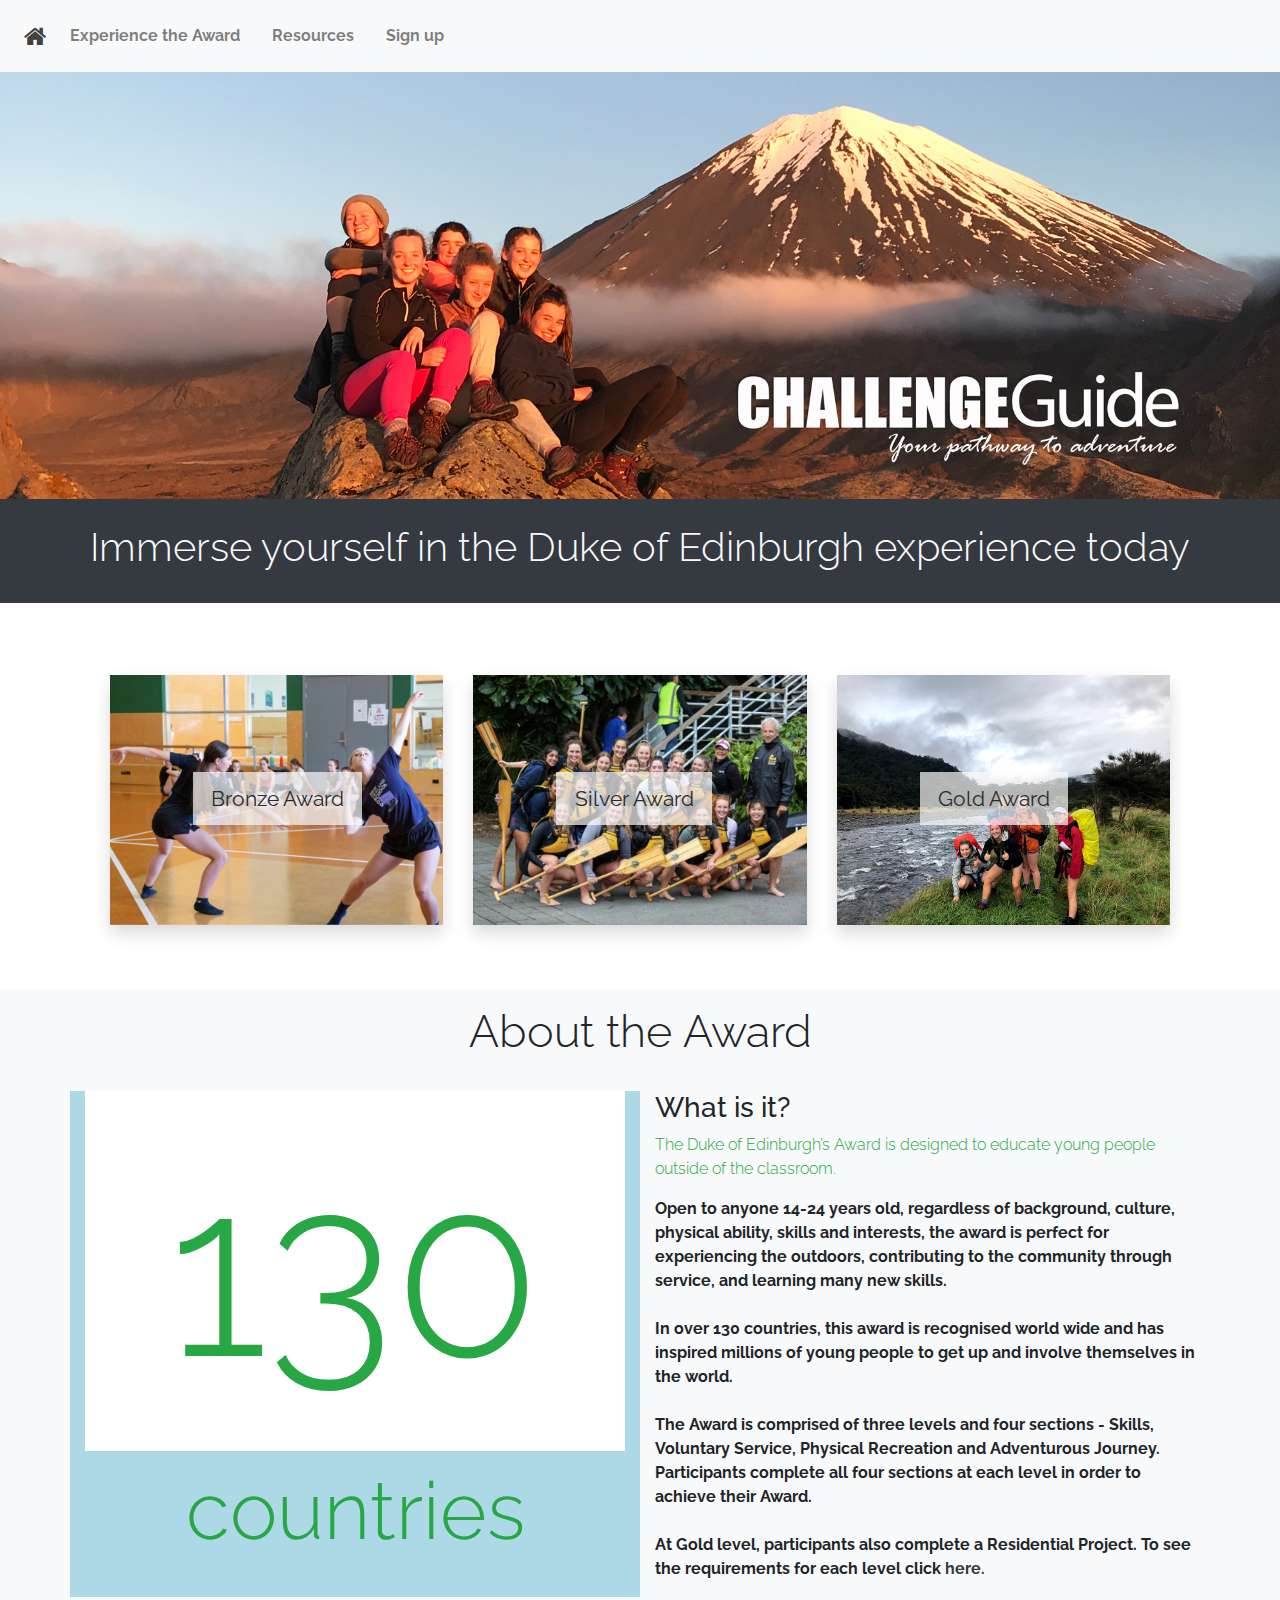
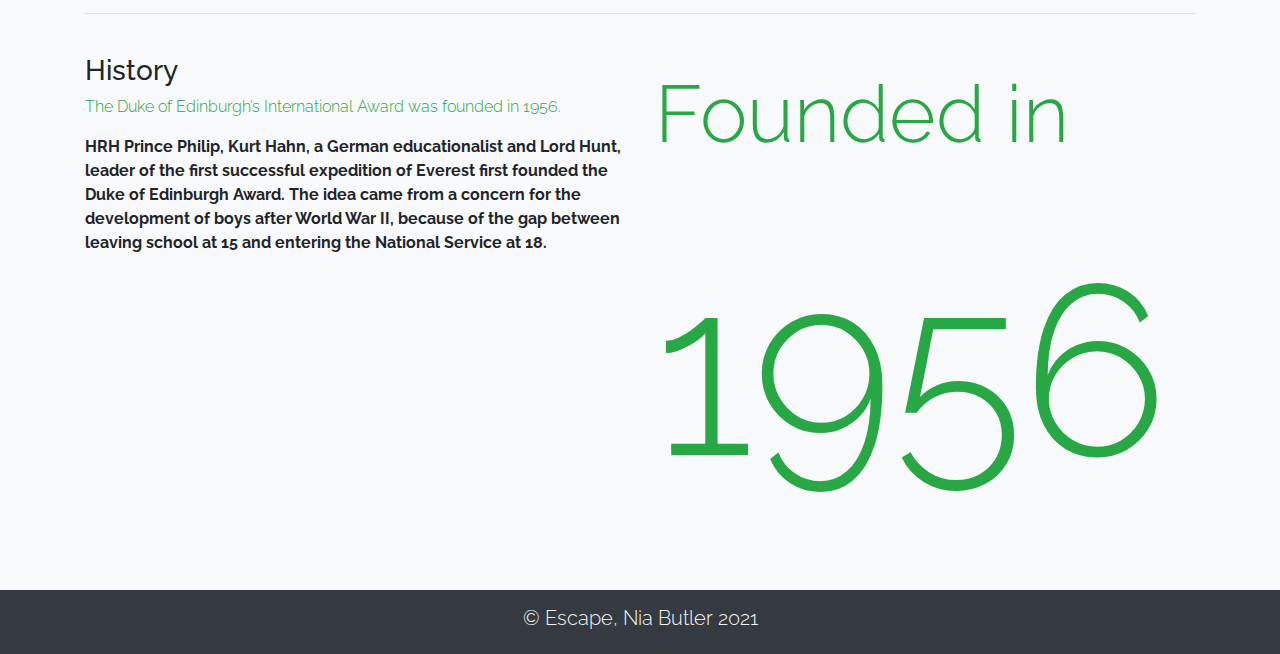
<file: index.html>
<!DOCTYPE html>
<html lang="en">
<head>
  <title>Home</title>
  <meta charset="utf-8">
  <meta name="viewport" content="width=device-width, initial-scale=1">
  <link rel="stylesheet" href="https://maxcdn.bootstrapcdn.com/bootstrap/4.5.2/css/bootstrap.min.css">
  <script src="https://ajax.googleapis.com/ajax/libs/jquery/3.5.1/jquery.min.js"></script>
  <script src="https://cdnjs.cloudflare.com/ajax/libs/popper.js/1.16.0/umd/popper.min.js"></script>
  <script src="https://maxcdn.bootstrapcdn.com/bootstrap/4.5.2/js/bootstrap.min.js"></script>
  <link rel="stylesheet" href="doe_styles.css">
  <link rel="script" href="seeMore.js">
  <link rel="stylesheet" href="https://cdnjs.cloudflare.com/ajax/libs/font-awesome/4.7.0/css/font-awesome.min.css">
  

<script>
  function myFunction() {
    var dots = document.getElementById("dots");
    var moreText = document.getElementById("more");
    var btnText = document.getElementById("myBtn");
  
    if (dots.style.display === "none") {
      dots.style.display = "inline";
      btnText.innerHTML = "Read more"; 
      moreText.style.display = "none";
    } else {
      dots.style.display = "none";
      btnText.innerHTML = "Read less"; 
      moreText.style.display = "inline";
    }
  }
  </script>
</head>

<body style="background-color:white">
    <nav class="navbar navbar-expand-sm bg-light navbar-light sticky-top">
      <button class="navbar-toggler" type="button" data-toggle="collapse" data-target="#navbarNav" 
      aria-controls="navbarNav" aria-expanded="false" aria-label="Toggle navigation">
        <span class="navbar-toggler-icon"></span>
      </button>
      <div class="collapse navbar-collapse" id="navbarNav">
        <ul class="navbar-nav">
        
          <li class="nav-item pt-3 px-2 pb-2">
            <a href="index.html">
              <i style="color: rgb(66, 66, 66); font-size: 1.5em;" class="fa fa-home"></i>
            </a>
          </li>
          <li class="nav-item px-2 py-2">
            <a class="nav-link" href="experience.html">Experience the Award</a>
          </li>
          <li class="nav-item px-2 py-2">
            <a class="nav-link" href="resources.html">Resources</a>
          </li>
        
          <li class="nav-item px-2 py-2">
              <a class="nav-link"  href="getStarted.html">Sign up</a>
            </li>
        </ul>
      </div>
    </nav>
<div class="container-fluid p-0 bg-dark">
<img class="img-fluid border-img" src="images/banner3.jpg" alt="Anchorage Bay at sunset">
<br><br>
<h1 class="text-light text-center font-weight-light"> Immerse yourself in the Duke of Edinburgh experience today</h1>
<br>
</div>
</head>

  
<main> 
    <div class="container bg-white pt-5 p-3 text-center">
    <div class="row p-4">
      <div class="col-lg-4 position-relative over-set">
        <a href="experience.html">
        <img class="img-fluid shadow overlay" src="images/dance2.jpg" alt="New Zealand School of Dance Assocates in a contemporary class"></a>
        <a href="experience.html"><div class="bottom-left1">Bronze Award</div></a>
    </div>


    <div class="col-lg-4 position-relative over-set">
      <a href="experience.html">
      <img class="img-fluid shadow overlay" src="images/DB3.jpg" alt="Samuel Marsden Dragon Boating team 2021"></a>
      <!-- <div class="overlay"><h4> Silver</p></div>-->
        <a href="experience.html"><div class="bottom-left1">Silver Award</div></a>  
  </div>

  
  <div class="col-lg-4 position-relative over-set">
    <a href="experience.html">
    <img class="img-fluid shadow overlay" src="images/tramp1.jpg" alt="Silver Award trampers on their adventurous journey"></a>
    <!--<div class="overlay"><h4> Gold</p></div>-->
        <a href="experience.html"><div class="bottom-left1">Gold Award</div></a>  
</div>
</div><br>
      </div>
    </div>

    

      <body>
      
  
      



  <div class="container-fluid bg-light">
    <div class="container text-grey bg-light pt-3">
    <h2 class="text-center font-weight-light" style="font-size: 2.8em;">About the Award</h2><br>
    <div class="row">
      <div class="col-md-6" style="background-color: lightblue" text-align: center; ">
 
      <p style="font-size: 1500%; background-color: white;;" class="text-success font-weight-light mb-0 text-center"> 130</p>
      <p style="font-size: 5em; " class="text-success font-weight-light text-center"> countries </p>
    </div>
    <div class="col-md-6">
      <h3>What is it?</h3>
        <p class="font-weight-light text-success">The Duke of Edinburgh’s Award is designed to educate young people outside of the classroom.</h4>
        <p>Open to anyone 14-24 years old,
          regardless of background, culture, physical ability, skills and interests, the award is perfect for experiencing the outdoors,
          contributing to the community through service, and learning many new skills.<span id="dots"> </span><span class="extras" id="more"></span><br><br>
         In over 130 countries, this award is recognised
          world wide and has inspired millions of young people to get up and involve themselves in the world. <br><br>The Award is comprised of
          three levels and four sections - Skills, Voluntary Service, Physical Recreation and Adventurous Journey. Participants complete
          all four sections at each level in order to achieve their Award. <br><br>At Gold level, participants also complete a Residential Project. 
          To see the requirements for each level click <a class="text-dark" href="experience.html">here.</a>
          </span>
        </p>
    </div>
      </div>
      <hr>
      <br>

      <div class="row">
        <div class="col-md-6">
          <h3>History</h3>
        <p class="font-weight-light text-success">The Duke of Edinburgh’s International Award was founded in 1956.</p>
        <p>HRH Prince Philip, Kurt Hahn, 
          a German educationalist and Lord Hunt, leader of the first successful expedition of Everest 
          first founded the Duke of Edinburgh Award.
        The idea came from a concern for the development of boys after World War II, 
          because of the gap between leaving school at 15 and entering the National Service at 18.
        </p>

        </div>
        <div class="col-md-6" text-align: center;">
          <p style="font-size: 5em; " class="text-success font-weight-light"> Founded in </p>
          <p style="font-size: 1500%; " class="text-success font-weight-light"> 1956</p>
        </div>


      </div>
<br>

</main>
<div class="container-fluid bg-dark text-center p-3">
  <div class="footer">
      <h5 class="text-light font-weight-light">© Escape, Nia Butler 2021 </h6>
    </div>
</body>
</file>
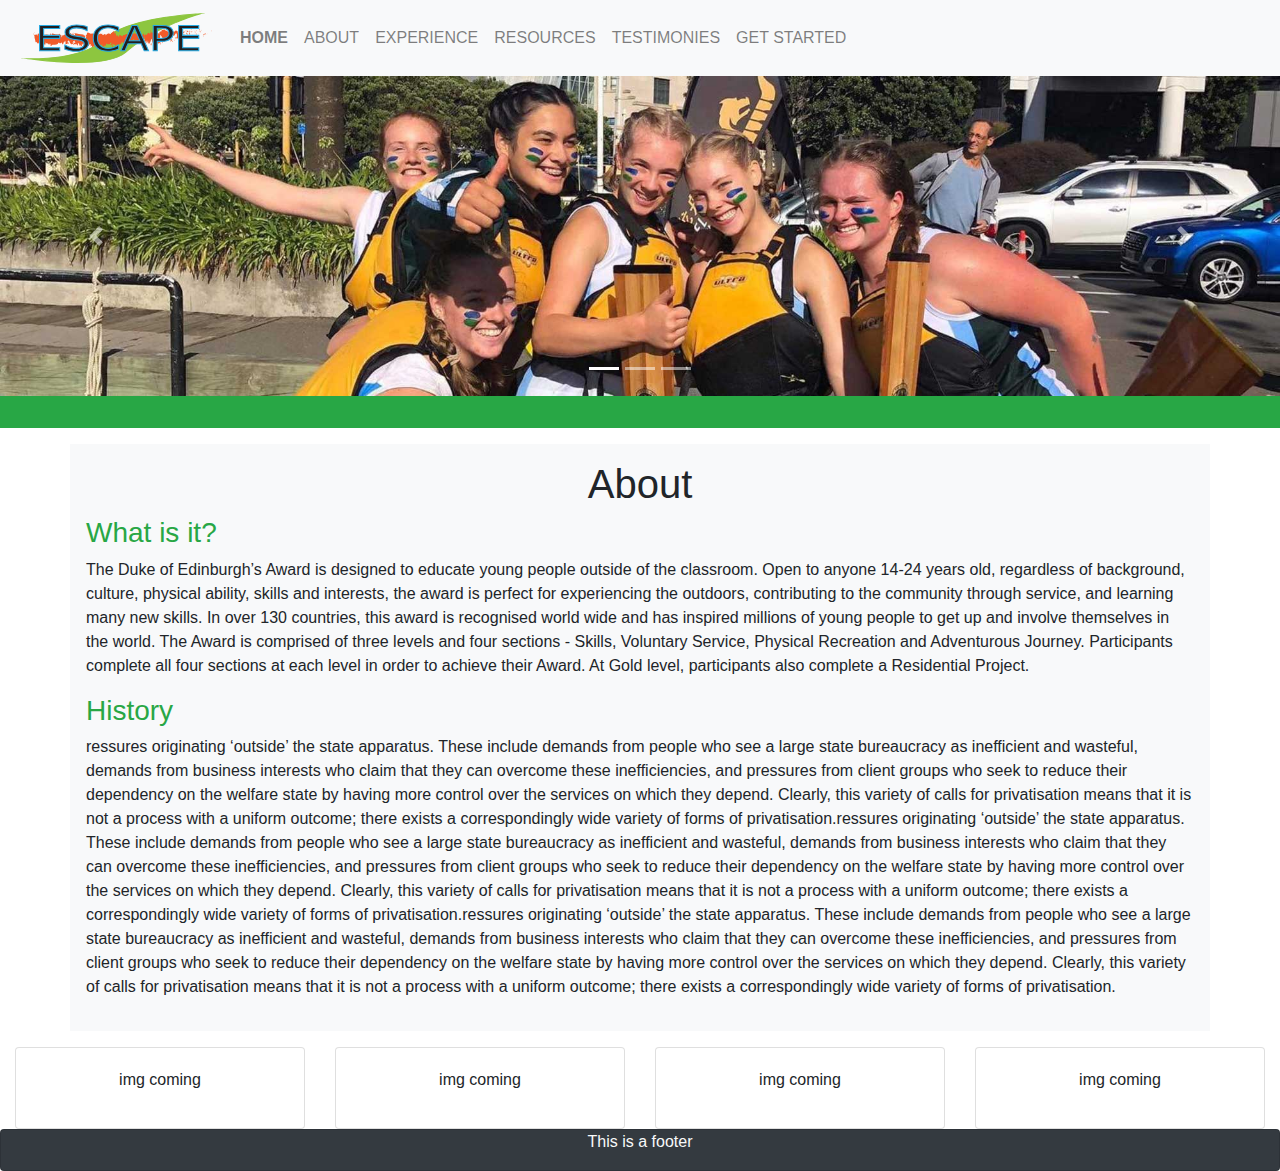
<file: about.html>
<html lang="en">
<head>
  <title>About</title>
  <meta charset="utf-8">
  <meta name="viewport" content="width=device-width, initial-scale=1">
  <link rel="stylesheet" href="https://maxcdn.bootstrapcdn.com/bootstrap/4.5.2/css/bootstrap.min.css">
  <script src="https://ajax.googleapis.com/ajax/libs/jquery/3.5.1/jquery.min.js"></script>
  <script src="https://cdnjs.cloudflare.com/ajax/libs/popper.js/1.16.0/umd/popper.min.js"></script>
  <script src="https://maxcdn.bootstrapcdn.com/bootstrap/4.5.2/js/bootstrap.min.js"></script>
</head>

<body class="bg-white">

  <nav class="navbar navbar-expand-lg navbar-light bg-light">
    <a class="navbar-brand" href="#">
      <img src="images/escape2.svg" width="200" height="50" alt="">
    </a>
    <button class="navbar-toggler" type="button" data-toggle="collapse" data-target="#navbarNav" aria-controls="navbarNav" aria-expanded="false" aria-label="Toggle navigation">
      <span class="navbar-toggler-icon"></span>
    </button>
    <div class="collapse navbar-collapse" id="navbarNav">
      <ul class="navbar-nav">
        <li class="nav-item">
          <a class="nav-link font-weight-bolder" href="index.html">HOME</a>
        </li>
        <li class="nav-item">
          <a class="nav-link" href="about.html">ABOUT</a>
        </li>
        <li class="nav-item">
          <a class="nav-link" href="experience.html">EXPERIENCE</a>
        </li>
        <li class="nav-item">
          <a class="nav-link" href="resources.html">RESOURCES</a>
        </li>
        <li class="nav-item">
          <a class="nav-link" href="testimonies.html">TESTIMONIES</a>
        </li>
        <li class="nav-item">
            <a class="nav-link" href="getStarted.html">GET STARTED</a>
          </li>
      </ul>
    </div>
  </nav>




<div id="demo" class="carousel slide" data-ride="carousel">

<!-- Slide Show ------------------------------------------------->
<ul class="carousel-indicators">
  <li data-target="#demo" data-slide-to="0" class="active"></li>
  <li data-target="#demo" data-slide-to="1"></li>
  <li data-target="#demo" data-slide-to="2"></li>
</ul>

<div class="carousel-inner">
  <div class="carousel-item active">
    <img class="img-fluid" src="images/carousel_group.jpg" alt="road">
  </div>
  <div class="carousel-item">
    <img class="img-fluid" src="images/carousel_ngauruhoe.jpg" alt="water">
  </div>
  <div class="carousel-item">
    <img class="img-fluid" src="images/carousel_sunset.jpg" alt="street">
  </div>
</div>

<!-- Left and right controls -->
<a class="carousel-control-prev" href="#demo" data-slide="prev">
  <span class="carousel-control-prev-icon"></span>
</a>
<a class="carousel-control-next" href="#demo" data-slide="next">
  <span class="carousel-control-next-icon"></span>
</a>
</div>

<div class="container-fluid p-3 bg-success">
</div>

<div class="container-fluid">
<div class="container p-3 my-3 text-grey bg-light">
<h1 class="text-center">About</h1>
<h3 class="text-success">What is it?</h3>
<p>The Duke of Edinburgh’s Award is designed to educate young people outside of the classroom. Open to anyone 14-24 years old, 
  regardless of background, culture, physical ability, skills and interests, the award is perfect for experiencing the outdoors, 
  contributing to the community through service, and learning many new skills. In over 130 countries, this award is recognised 
  world wide and has inspired millions of young people to get up and involve themselves in the world. The Award is comprised of 
  three levels and four sections - Skills, Voluntary Service, Physical Recreation and Adventurous Journey. Participants complete 
  all four sections at each level in order to achieve their Award. At Gold level, participants also complete a Residential Project.</p>
<h3 class="text-success">History</h3>
<p>ressures originating ‘outside’ the state apparatus. These include demands from people who see a large state bureaucracy as 
    inefficient and wasteful, demands from business interests who claim that they can overcome these inefficiencies, and 
    pressures from client groups who seek to reduce their dependency on the welfare state by having more control over the 
    services on which they depend. Clearly, this variety of calls for privatisation means that it is not a process with a 
    uniform outcome; there exists a correspondingly wide variety of forms of privatisation.ressures originating ‘outside’ the state apparatus. These include demands from people who see a large state bureaucracy as 
    inefficient and wasteful, demands from business interests who claim that they can overcome these inefficiencies, and 
    pressures from client groups who seek to reduce their dependency on the welfare state by having more control over the 
    services on which they depend. Clearly, this variety of calls for privatisation means that it is not a process with a 
    uniform outcome; there exists a correspondingly wide variety of forms of privatisation.ressures originating ‘outside’ the state apparatus. These include demands from people who see a large state bureaucracy as 
    inefficient and wasteful, demands from business interests who claim that they can overcome these inefficiencies, and 
    pressures from client groups who seek to reduce their dependency on the welfare state by having more control over the 
    services on which they depend. Clearly, this variety of calls for privatisation means that it is not a process with a 
    uniform outcome; there exists a correspondingly wide variety of forms of privatisation.</p>
</div>

<div class="card-deck">
    <div class="card bg-white">
      <div class="card-body text-center">
          <p>img coming</p>
      </div>
    </div>
  <div class="card bg-white">
    <div class="card-body text-center">
        <p>img coming</p>
    </div>
    </div>
  <div class="card bg-white">
    <div class="card-body text-center">
        <p>img coming</p>
    </div>
    </div>
    <div class="card bg-white">
        <div class="card-body text-center">
            <p>img coming</p>
        </div>
  </div>

</div>
</div>

<div class="footer">
  <div class=" card bg-dark text-light text-center">
    <p> This is a footer</p>
  </div>

</body>
</file>
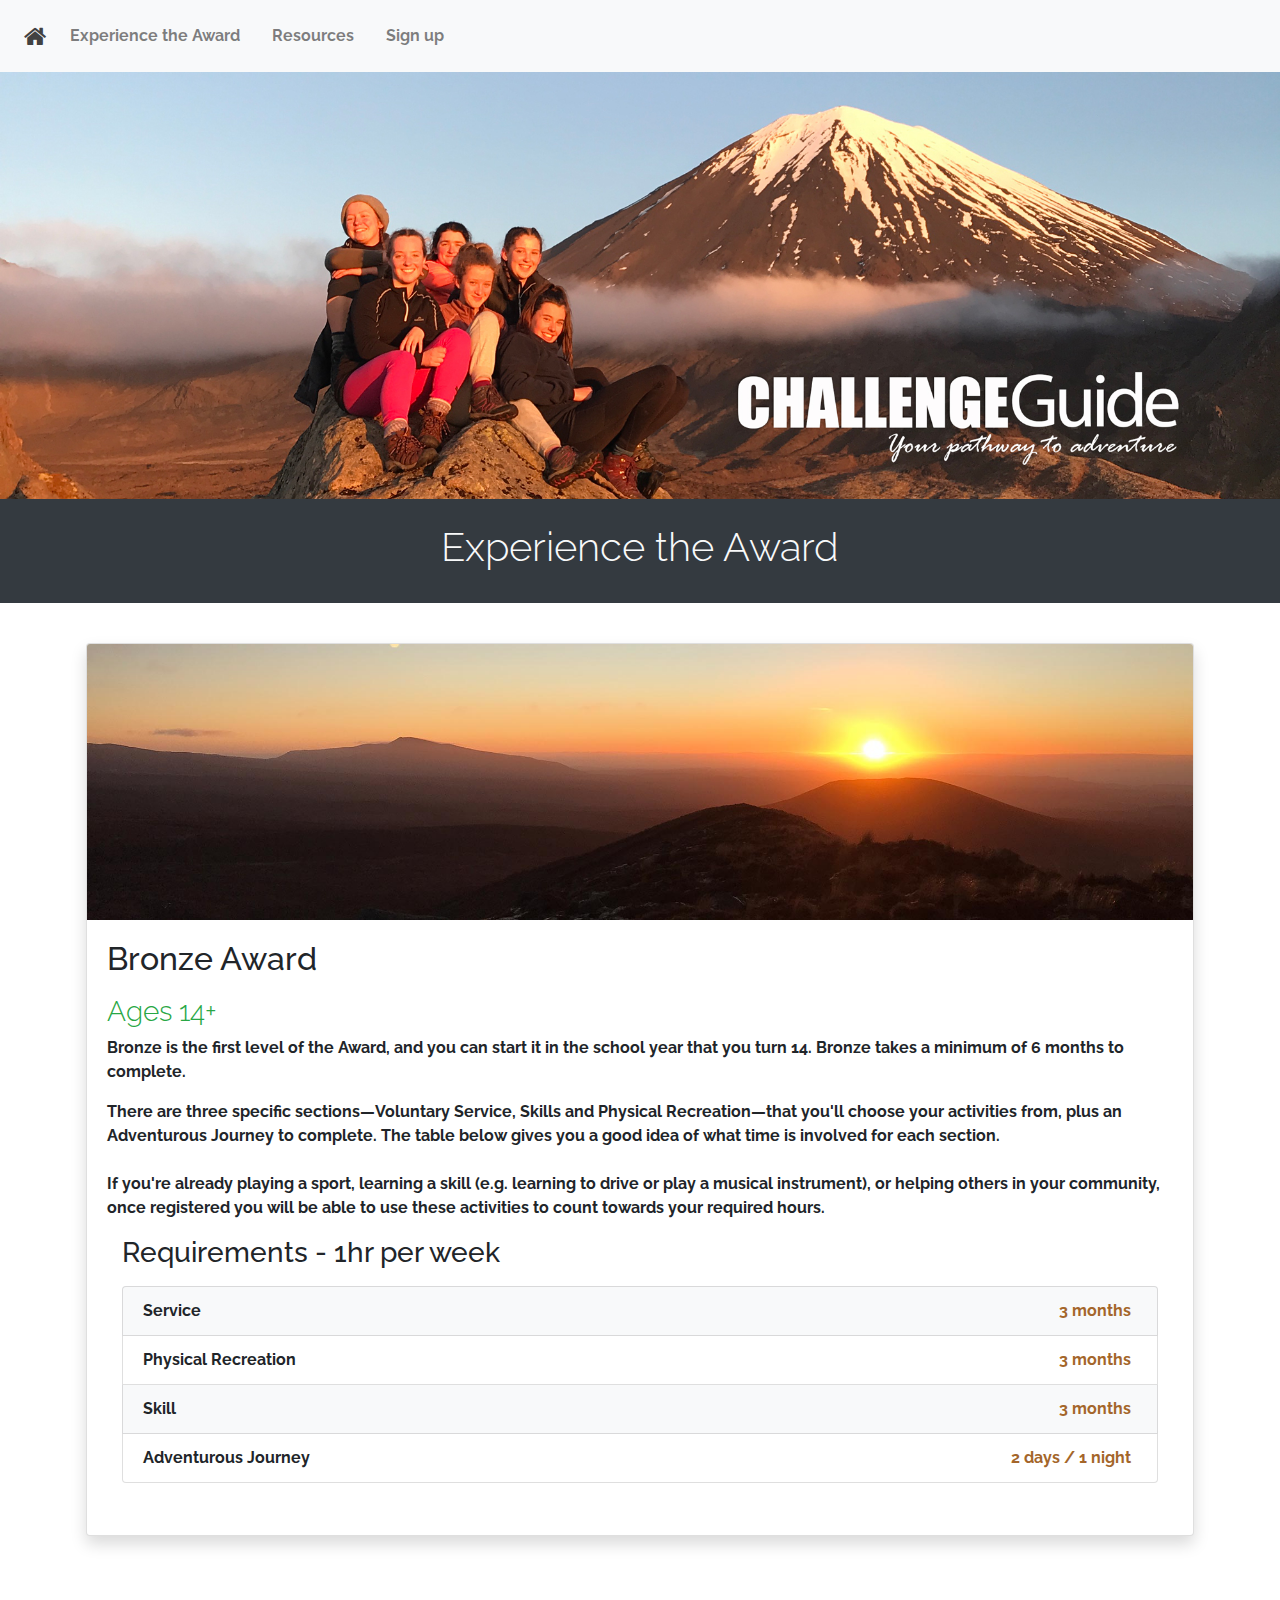
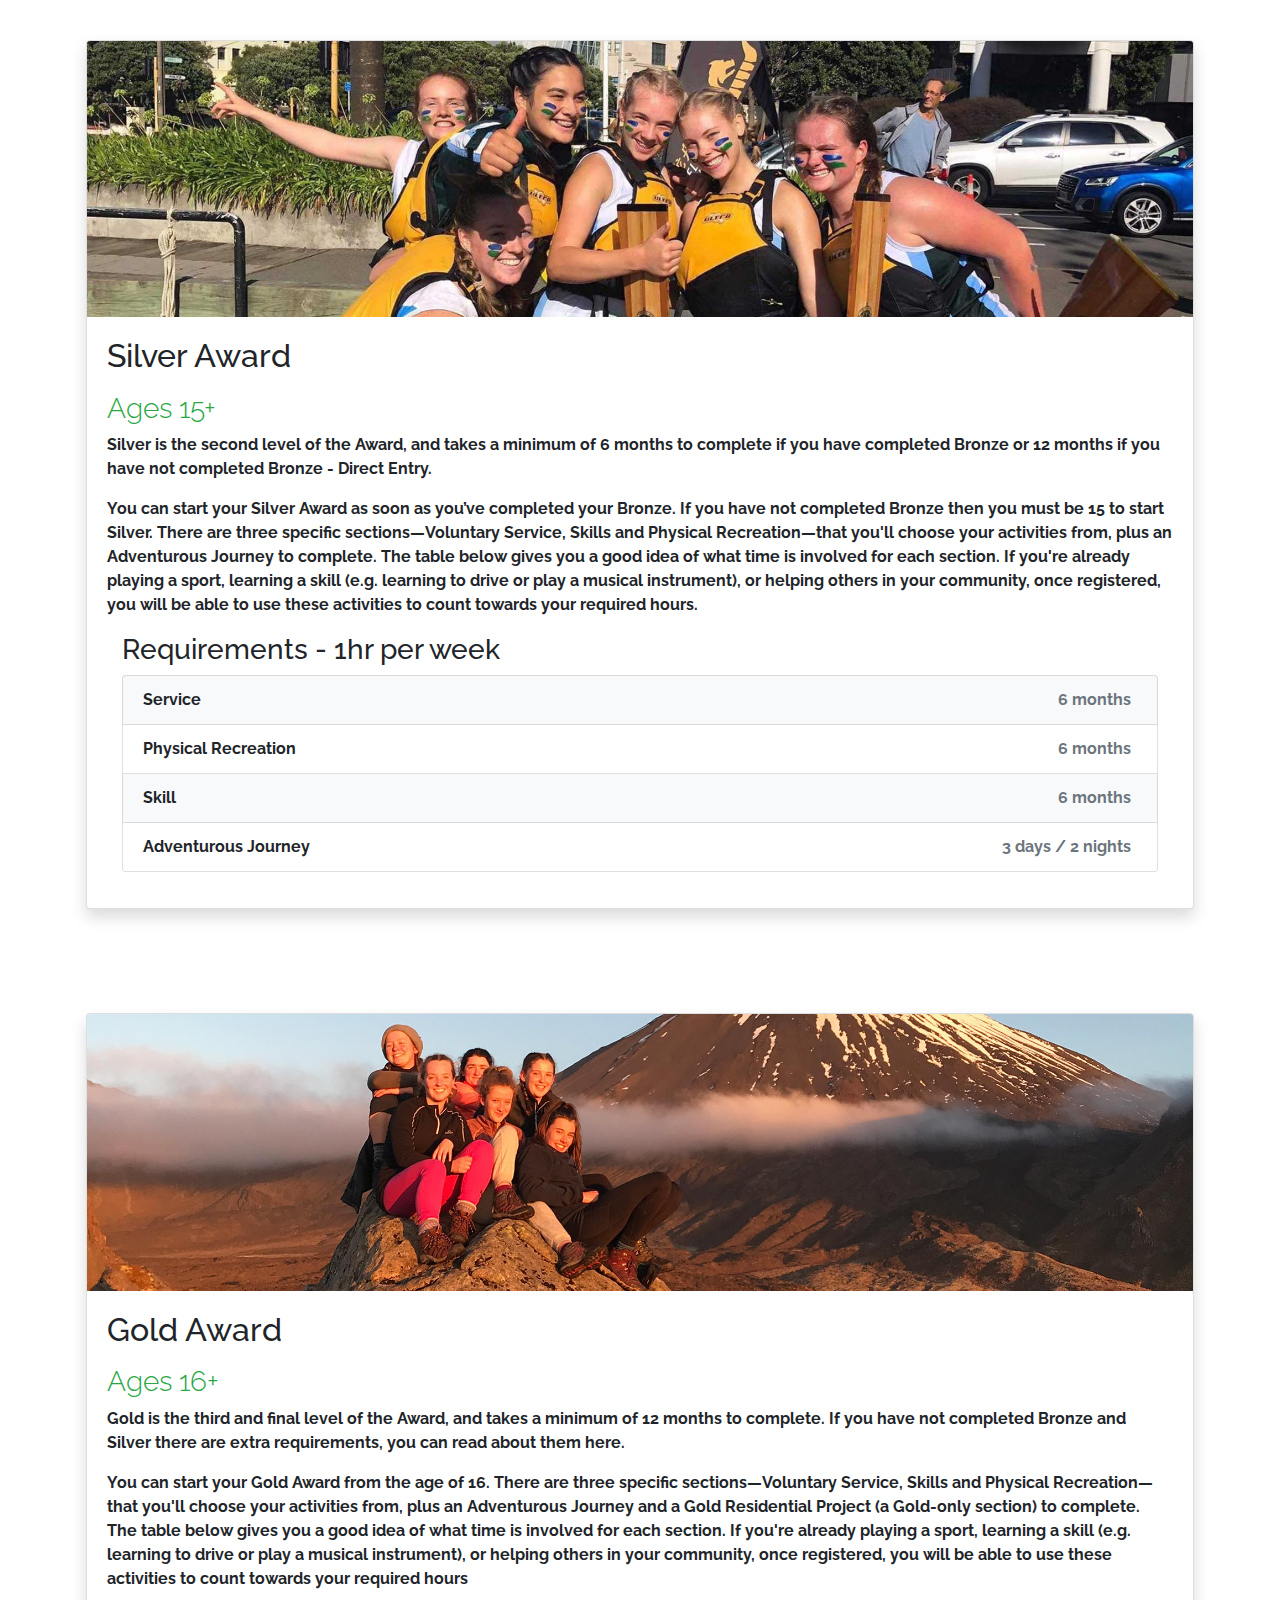
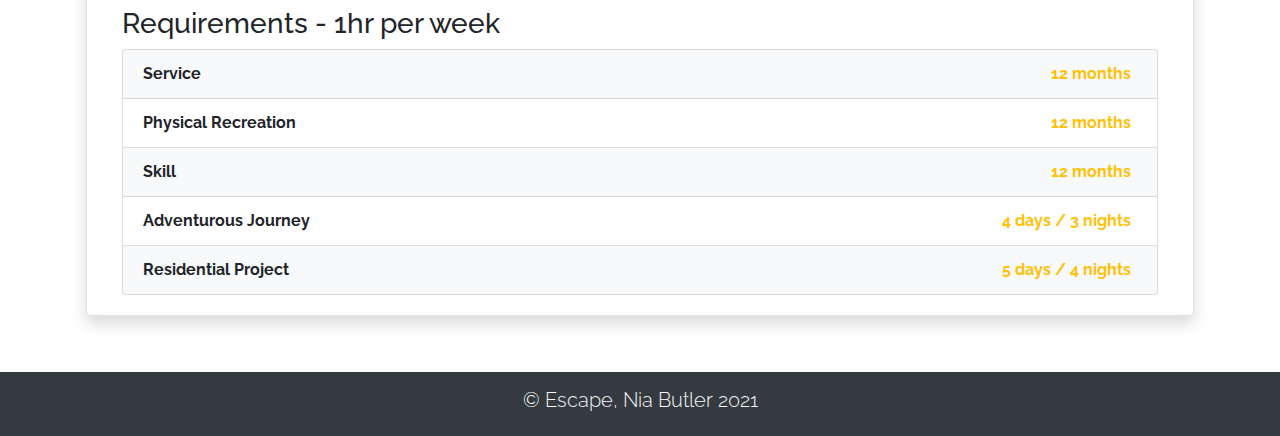
<file: experience.html>
<html lang="en">
<head>
  <title>Experience</title>
  <meta charset="utf-8">
  <meta name="viewport" content="width=device-width, initial-scale=1">
  <link rel="stylesheet" href="https://maxcdn.bootstrapcdn.com/bootstrap/4.5.2/css/bootstrap.min.css">
  <script src="https://ajax.googleapis.com/ajax/libs/jquery/3.5.1/jquery.min.js"></script>
  <script src="https://cdnjs.cloudflare.com/ajax/libs/popper.js/1.16.0/umd/popper.min.js"></script>
  <script src="https://maxcdn.bootstrapcdn.com/bootstrap/4.5.2/js/bootstrap.min.js"></script>
  <link rel="stylesheet" href="doe_styles.css">
  <link rel="script" href="seeMore.js">
  <link rel="stylesheet" href="https://cdnjs.cloudflare.com/ajax/libs/font-awesome/4.7.0/css/font-awesome.min.css">
  
</head>

<body class="bg-white"style="background-color;">

  <nav class="navbar navbar-expand-sm bg-light navbar-light sticky-top">
    <button class="navbar-toggler" type="button" data-toggle="collapse" data-target="#navbarNav" 
    aria-controls="navbarNav" aria-expanded="false" aria-label="Toggle navigation">
      <span class="navbar-toggler-icon"></span>
    </button>
    <div class="collapse navbar-collapse" id="navbarNav">
      <ul class="navbar-nav">
        
        <li class="nav-item pt-3 px-2 pb-2">
          <a href="index.html">
            <i style="color: rgb(66, 66, 66); font-size: 1.5em;" class="fa fa-home"></i>
          </a>
        </li>
        <li class="nav-item px-2 py-2">
          <a class="nav-link" href="experience.html">Experience the Award</a>
        </li>
        <li class="nav-item px-2 py-2">
          <a class="nav-link" href="resources.html">Resources</a>
        </li>
      
        <li class="nav-item px-2 py-2">
            <a class="nav-link"  href="getStarted.html">Sign up</a>
          </li>
      </ul>
    </div>
  </nav>
  <div class="container-fluid p-0 bg-dark">
    <img class="img-fluid border-img" src="images/banner3.jpg" alt="Anchorage Bay at sunset">
    <br><br>
    <h1 class="text-light text-center font-weight-light"> Experience the Award</h1>
    <br>
    </div>
    </head>

<div class="container p-3 bg-white text-grey">
  <br>
<div class="card shadow" style="width: 100%;">
    <img class="card-img-top" src="images/carousel_sunset.jpg" alt="Sunset over Mt Taranaki from Tongariro National Park">
    <div class="card-body">
      <h2 class="card-title" id=1>Bronze Award</h2>
      <p class="card-text"><h3 class="text-success font-weight-light">Ages 14+</h3>
        <p>Bronze is the first level of the Award, and you can start it in the school year that you turn 14. 
            Bronze takes a minimum of 6 months to complete.<span id="dots"> </span>
            
            
             
            <p>There are three specific sections—Voluntary Service, Skills and Physical Recreation—that you'll choose your activities from, plus an Adventurous Journey to complete.
                The table below gives you a good idea of what time is involved for each section. <br><br>If you're already playing a sport, learning a skill (e.g. learning to drive or play 
                a musical instrument), or helping others in your community, once registered you will be able to use these activities to count towards your required hours.
            </p>
          
            <div class="container">
              <h3> Requirements - 1hr per week</h3>
              <p>
                <ul class="list-group">
                    <li class="list-group-item d-flex justify-content-between align-items-center bg-light">
                      Service
                      <span style="font-size: 1em;" class="badge bronze">3 months</span>
                    </li>
                    <li class="list-group-item d-flex justify-content-between align-items-center">
                      Physical Recreation
                      <span style="font-size: 1em;" class="badge bronze">3 months</span>
                    </li>
                    <li class="list-group-item d-flex justify-content-between align-items-center bg-light">
                      Skill
                      <span style="font-size: 1em;" class="badge bronze">3 months</span>
                    </li>
                    <li class="list-group-item d-flex justify-content-between align-items-center">
                        Adventurous Journey
                        <span style="font-size: 1em;" class="badge bronze">2 days / 1 night</span>
                      </li>
                  </ul>
                </p>
                </div>
        </div>

       </p>
    </div>
  </div><br><br>


  <div class="container p-3 bg-white text-grey">
    <br>
  <div class="card shadow" style="width: 100%;">
      <img class="card-img-top" src="images/carousel_group.jpg" alt="Sunset over Mt Taranaki from Tongariro National Park">
      <div class="card-body">
        <h2 class="card-title" id=1>Silver Award</h2>
        <p class="card-text"><h3 class="text-success font-weight-light">Ages 15+</h3>
          <p>Silver is the second level of the Award, and takes a minimum of 6 months to complete if you have completed Bronze or 12 months if you have not completed Bronze - Direct Entry.<span id="dots"> </span>
              
              
               
              <p>You can start your Silver Award as soon as you’ve completed your Bronze. If you have not completed Bronze then you must be 15 to start Silver.  
                There are three specific sections—Voluntary Service, Skills and Physical Recreation—that you'll choose your activities from, plus an Adventurous Journey to complete.
                The table below gives you a good idea of what time is involved for each section. If you're already playing a sport, learning a skill (e.g. learning to drive or play a 
                musical instrument), or helping others in your community, once registered, you will be able to use these activities to count towards your required hours.
            </p>
            
            <div class="container">
              <h3> Requirements - 1hr per week</h3>
                  <ul class="list-group">
                      <li class="list-group-item d-flex justify-content-between align-items-center bg-light">
                        Service
                        <span style="font-size: 1em;" class="badge text-secondary">6 months</span>
                      </li>
                      <li class="list-group-item d-flex justify-content-between align-items-center">
                        Physical Recreation
                        <span style="font-size: 1em;" class="badge text-secondary">6 months</span>
                      </li>
                      <li class="list-group-item d-flex justify-content-between align-items-center bg-light">
                        Skill
                        <span style="font-size: 1em;" class="badge text-secondary">6 months</span>
                      </li>
                      <li class="list-group-item d-flex justify-content-between align-items-center">
                          Adventurous Journey
                          <span style="font-size: 1em;" class="badge text-secondary">3 days / 2 nights</span>
                        </li>
                    </ul>
          </div>
          </div>
   
         </p>
      </div>
    </div><br><br>

    <div class="container p-3 bg-white text-grey">
      <br>
    <div class="card shadow" style="width: 100%;">
        <img class="card-img-top" src="images/carousel_ngauruhoe.jpg" alt="Sunset over Mt Taranaki from Tongariro National Park">
        <div class="card-body">
          <h2 class="card-title" id=1>Gold Award</h2>
          <p class="card-text"><h3 class="text-success font-weight-light">Ages 16+</h3>
            <p>Gold is the third and final level of the Award, and takes a minimum of 12 months to complete. 
              If you have not completed Bronze and Silver there are extra requirements, you can read about them here.
              
                <p>You can start your Gold Award from the age of 16. There are three specific sections—Voluntary Service, Skills and Physical Recreation—that you'll choose your activities from, plus an Adventurous 
                  Journey and a Gold Residential Project (a Gold-only section) to complete. The table below gives you a good idea of what time is involved for each section. If you're already playing a sport, learning 
                  a skill (e.g. learning to drive or play a musical instrument), or helping others in your community, once registered, you will be able to use these activities to count towards your required hours</p>
              
                  <div class="container">
                    <h3> Requirements - 1hr per week</h3>
                      <ul class="list-group">
                          <li class="list-group-item d-flex justify-content-between align-items-center bg-light">
                            Service
                            <span style="font-size: 1em;" class="badge text-warning">12 months</span>
                          </li>
                          <li class="list-group-item d-flex justify-content-between align-items-center">
                            Physical Recreation
                            <span style="font-size: 1em;" class="badge text-warning">12 months</span>
                          </li>
                          <li class="list-group-item d-flex justify-content-between align-items-center bg-light">
                            Skill
                            <span style="font-size: 1em;" class="badge text-warning">12 months</span>
                          </li>
                          <li class="list-group-item d-flex justify-content-between align-items-center">
                              Adventurous Journey
                              <span style="font-size: 1em;" class="badge text-warning">4 days / 3 nights</span>
                            </li>
                            <li class="list-group-item d-flex justify-content-between align-items-center bg-light">
                              Residential Project
                              <span style="font-size: 1em;" class="badge text-warning">5 days / 4 nights</span>
                            </li>
                        </ul>
                      </div>
              </div>
            </div>
    
           </p>
        </div>
      </div>




</div>
</div>

<br>
<div class="container-fluid bg-dark text-center p-3">
  <div class="footer">
    
      <h5 class="text-light font-weight-light">© Escape, Nia Butler 2021 </h6>
    </div>
</body>
</file>
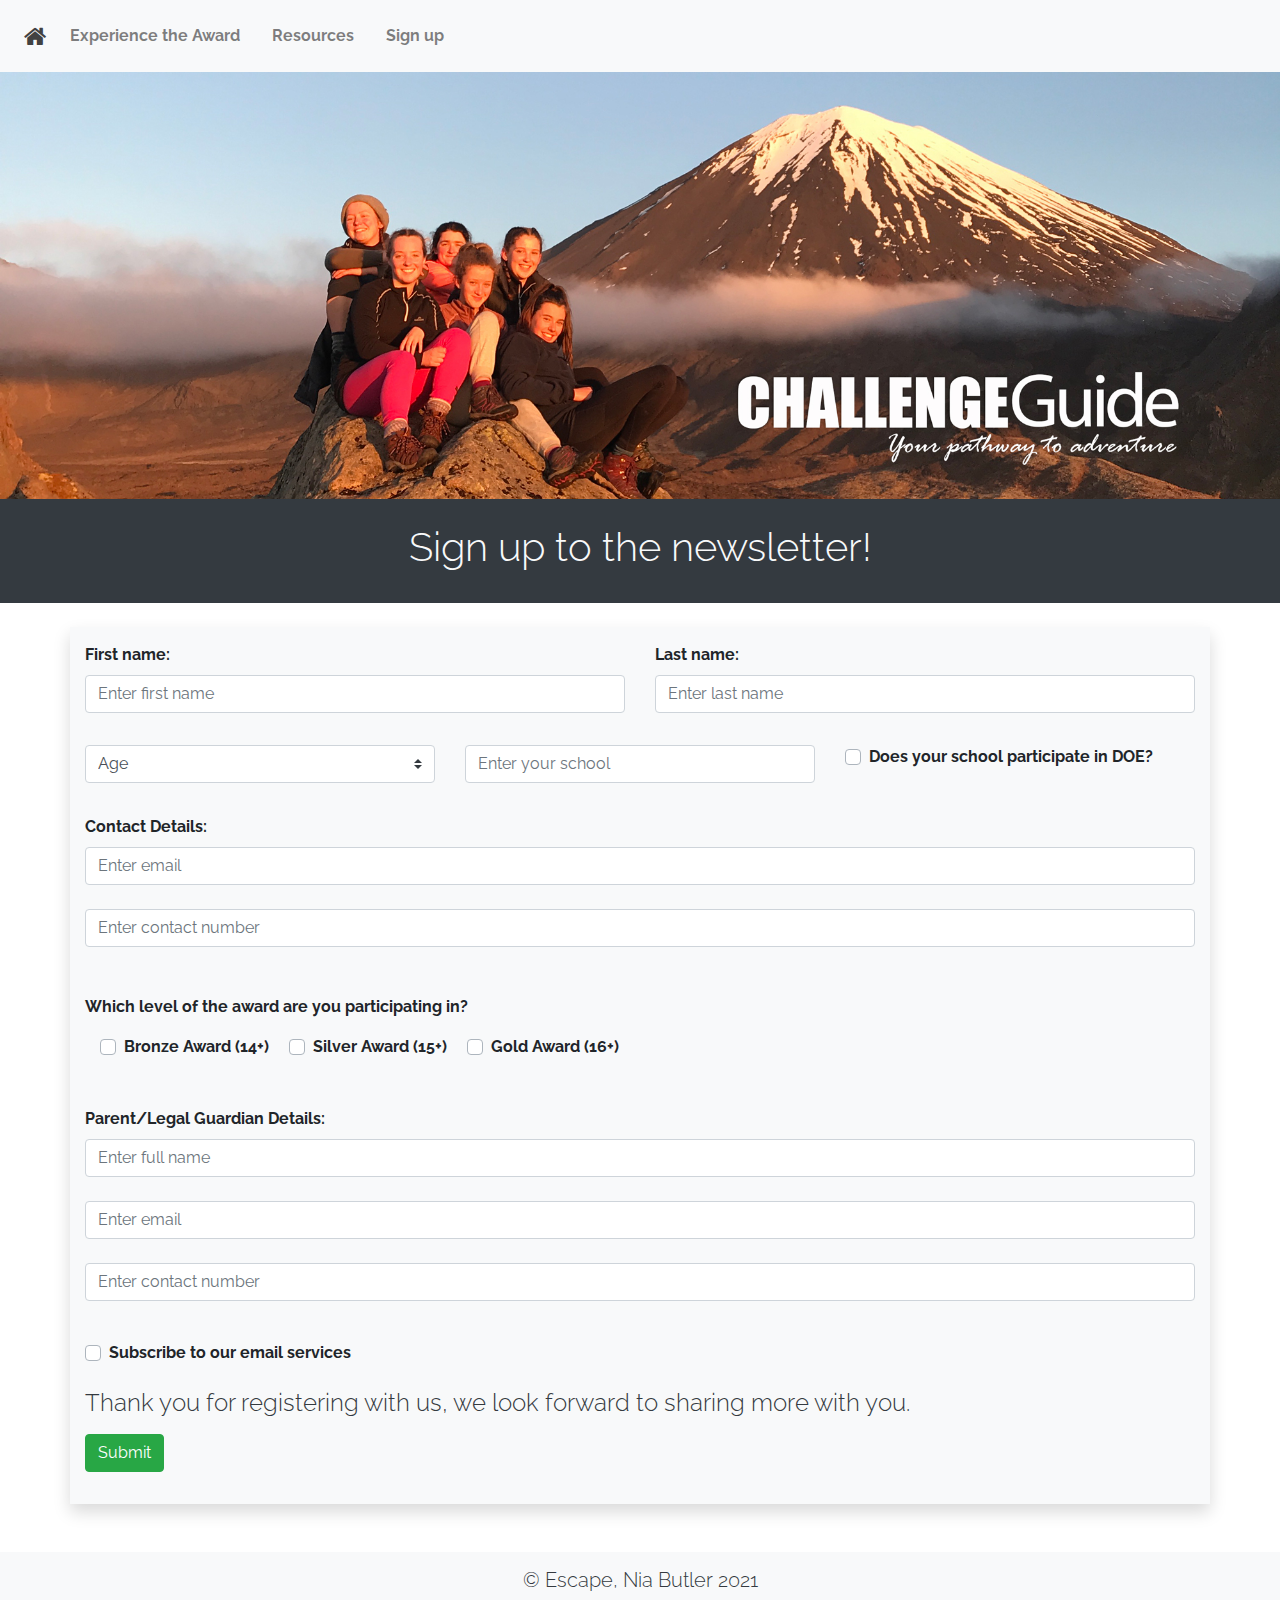
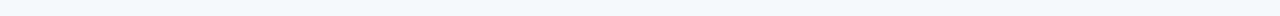
<file: getStarted.html>
<html lang="en">
<head>
  <title>Home</title>
  <meta charset="utf-8">
  <meta name="viewport" content="width=device-width, initial-scale=1">
  <link rel="stylesheet" href="https://maxcdn.bootstrapcdn.com/bootstrap/4.5.2/css/bootstrap.min.css">
  <script src="https://ajax.googleapis.com/ajax/libs/jquery/3.5.1/jquery.min.js"></script>
  <script src="https://cdnjs.cloudflare.com/ajax/libs/popper.js/1.16.0/umd/popper.min.js"></script>
  <script src="https://maxcdn.bootstrapcdn.com/bootstrap/4.5.2/js/bootstrap.min.js"></script>
  <link rel="stylesheet" href="doe_styles.css">
  <link rel="script" href="seeMore.js">
  <link rel="stylesheet" href="https://cdnjs.cloudflare.com/ajax/libs/font-awesome/4.7.0/css/font-awesome.min.css">
  
</head>

<body>
  <nav class="navbar navbar-expand-sm bg-light navbar-light sticky-top">
    <button class="navbar-toggler" type="button" data-toggle="collapse" data-target="#navbarNav" 
    aria-controls="navbarNav" aria-expanded="false" aria-label="Toggle navigation">
      <span class="navbar-toggler-icon"></span>
    </button>
    <div class="collapse navbar-collapse" id="navbarNav">
      <ul class="navbar-nav">
        
        <li class="nav-item pt-3 px-2 pb-2">
          <a href="index.html">
            <i style="color: rgb(66, 66, 66); font-size: 1.5em;" class="fa fa-home"></i>
          </a>
        </li>
        <li class="nav-item px-2 py-2">
          <a class="nav-link" href="experience.html">Experience the Award</a>
        </li>
        <li class="nav-item px-2 py-2">
          <a class="nav-link" href="resources.html">Resources</a>
        </li>
      
        <li class="nav-item px-2 py-2">
            <a class="nav-link"  href="getStarted.html">Sign up</a>
          </li>
      </ul>
    </div>
  </nav>
  <div class="container-fluid p-0 bg-dark">
    <img class="img-fluid border-img" src="images/banner3.jpg" alt="Anchorage Bay at sunset">
    <br><br>
    <h1 class="text-light text-center font-weight-light"> Sign up to the newsletter!</h1>
    <br>
    </div>
<br>
<div class="container bg-light py-3 shadow">
<form action="/action_page.php">
  <div class="form-group">
      <div class="row">
        <div class="col">
    <label for="email" class="mr-sm-2">First name:</label>
    <input type="text" class="form-control mb-2 mr-sm-2" placeholder="Enter first name" id="fn"><br>
  </div>
  <div class="col">
    <label for="email" class="mr-sm-2">Last name:</label>
    <input type="text" class="form-control mb-2 mr-sm-2" placeholder="Enter last name" id="ln"><br>
  </div></div>
  <div class="row">
    <div class="col">
    <select name="Age" class="custom-select mr-sm-2">
      <option selected>Age</option>
      <option value="u14">under 14yrs</option>
      <option value="14">14</option>
      <option value="15">15</option>
      <option value="16">16</option>
      <option value="17-24">17-24yrs</option>
    </select>
    </div>

    <div class="col">
    <input type="text" class="form-control mb-2 mr-sm-2" placeholder="Enter your school" id="school">
  </div>
  <div class="col">
    <div class="custom-control custom-checkbox">
      <input type="checkbox" class="custom-control-input" id="customCheck" name="checkbox1">
      <label class="custom-control-label" for="customCheck">Does your school participate in DOE?</label>
    </div>
  </div>
      
  </div>
    <br><label for="email">Contact Details:</label>
    <input type="email" class="form-control" placeholder="Enter email" id="email"><br>
    <input type="text" class="form-control" placeholder="Enter contact number" id="contactNumber"><br><br>
    
    <p>Which level of the award are you participating in?</p>
    <div class="col">
    <div class="custom-control custom-checkbox custom-control-inline">
      <input type="checkbox" class="custom-control-input" id="customRadio1" name="bronze">
      <label class="custom-control-label" for="customRadio1">Bronze Award (14+)</label>
    </div>
    <div class="custom-control custom-checkbox custom-control-inline">
      <input type="checkbox" class="custom-control-input" id="customRadio2" name="silver">
      <label class="custom-control-label" for="customRadio2">Silver Award (15+)</label>
    </div>
    <div class="custom-control custom-checkbox custom-control-inline">
      <input type="checkbox" class="custom-control-input" id="customRadio3" name="gold">
      <label class="custom-control-label" for="customRadio3">Gold Award (16+)</label>
    </div>
  </div><br><br>


    <label for="email">Parent/Legal Guardian Details:</label>
    <input type="text" class="form-control" placeholder="Enter full name" id="p/lgN"><br>
    <input type="email" class="form-control" placeholder="Enter email" id="email"><br>
    <input type="text" class="form-control" placeholder="Enter contact number" id="email"><br>
  </div>
  <div class="custom-control custom-checkbox">
    <input type="checkbox" class="custom-control-input" id="customCheck" name="example1">
    <label class="custom-control-label" for="customCheck">Subscribe to our email services</label>
  </div>
  <br><h4 class="text-dark font-weight-light">Thank you for registering with us, we look forward to sharing more with you.</p>
  <button type="submit" class="btn btn-success">Submit</button>
</form>


</div>
</div>
</div>
</div>

<br><br><div class="container-fluid bg-light text-center p-3">
  <div class="footer">
    
      <h5 class="text-dark font-weight-light">© Escape, Nia Butler 2021 </h6>
    </div>

</body>
</file>
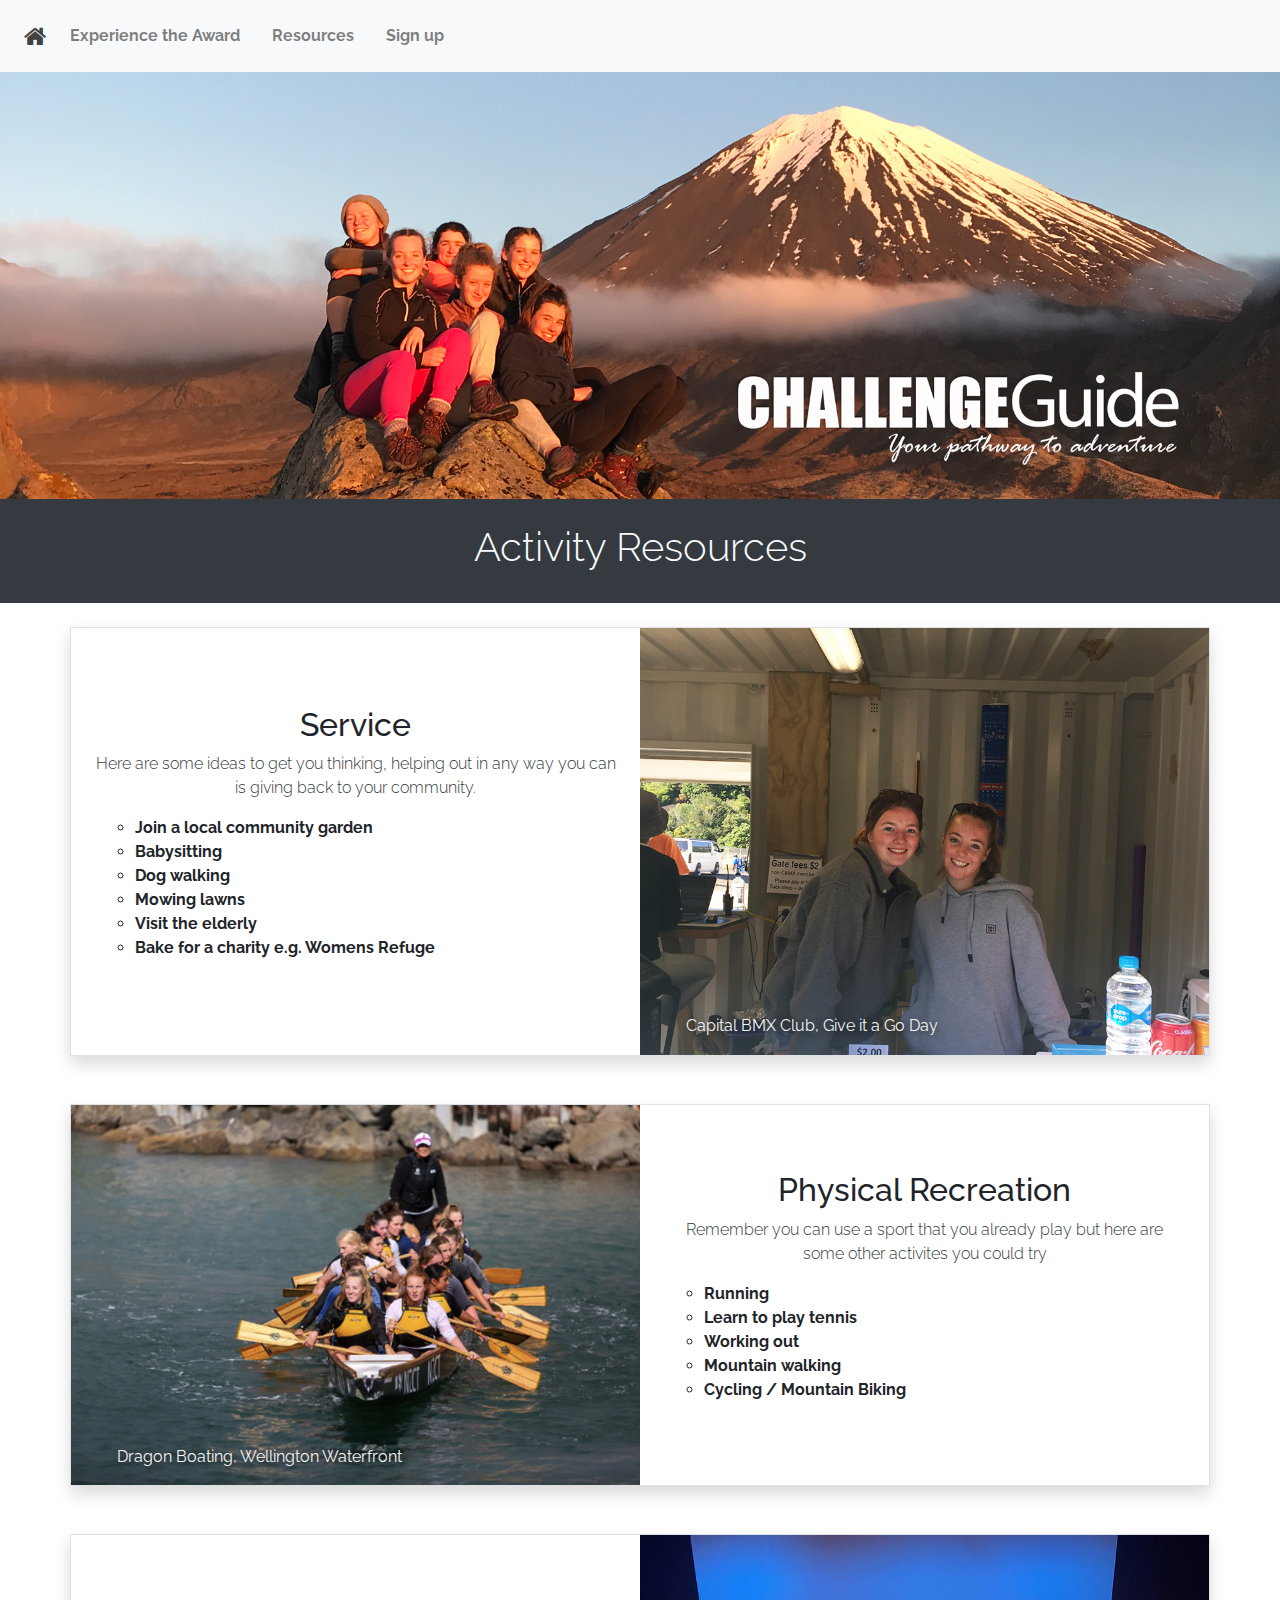
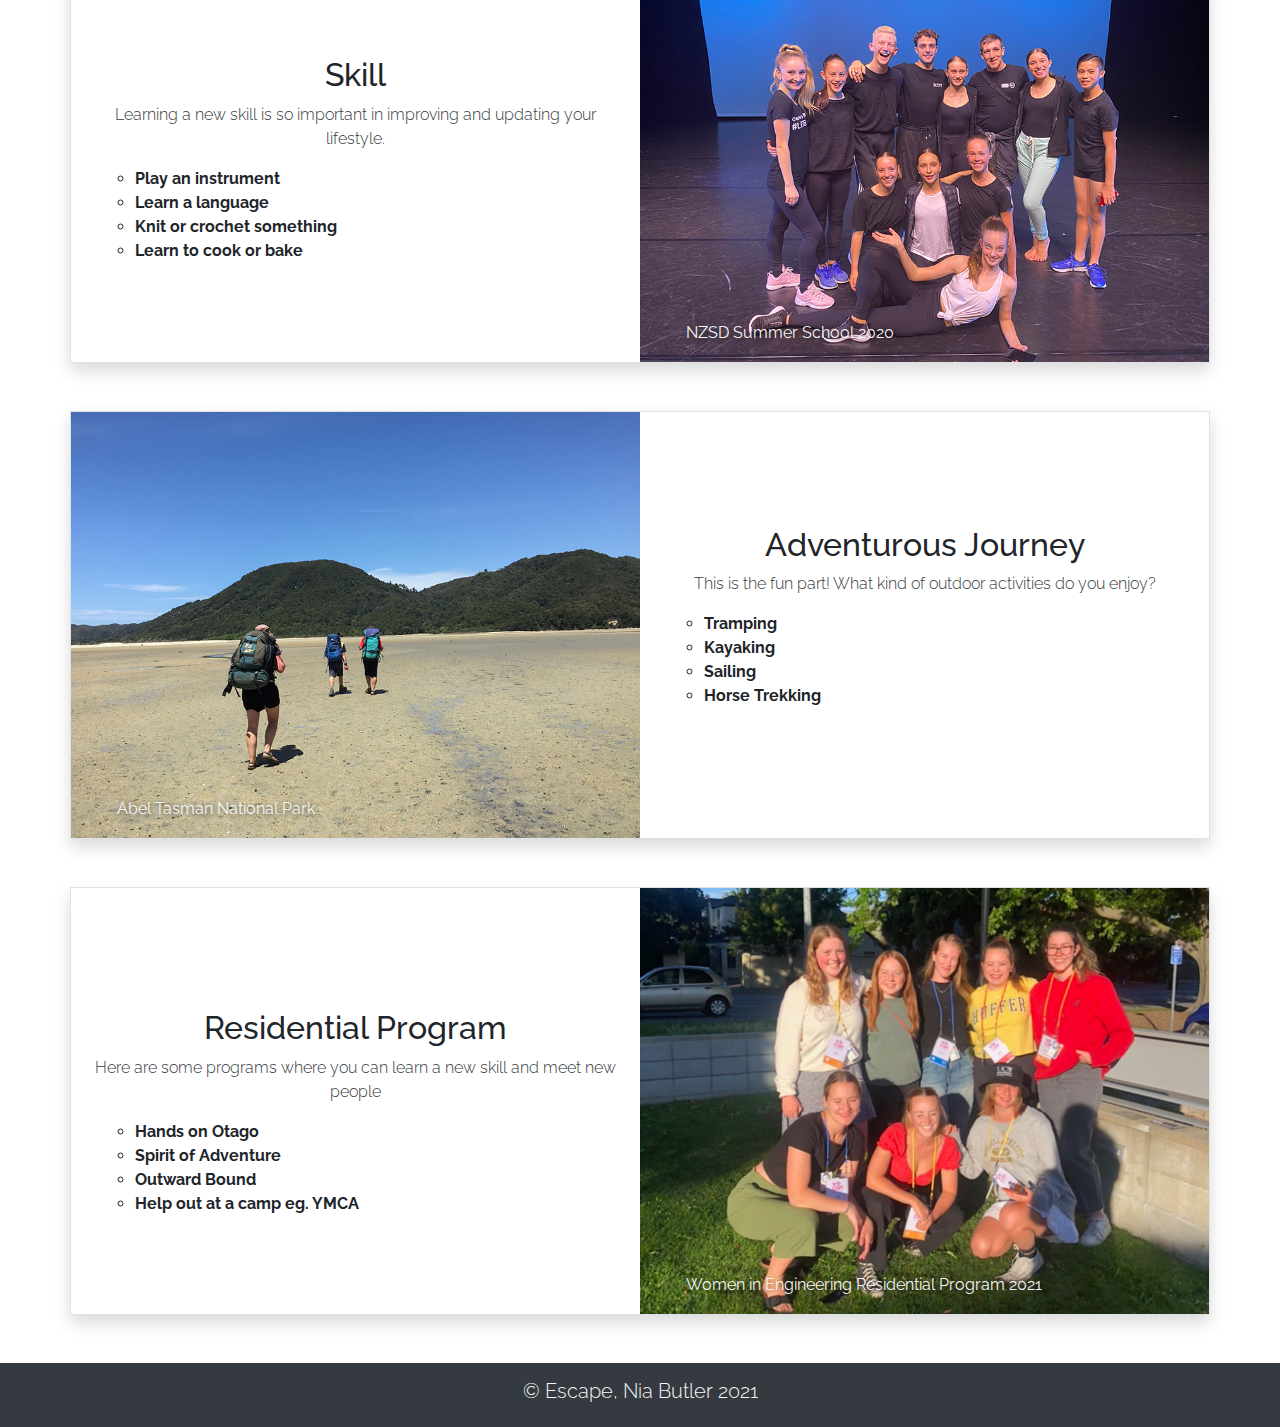
<file: resources.html>
<html lang="en">
<head>
  <title>Resources</title>
  <meta charset="utf-8">
  <meta name="viewport" content="width=device-width, initial-scale=1">
  <link rel="stylesheet" href="https://maxcdn.bootstrapcdn.com/bootstrap/4.5.2/css/bootstrap.min.css">
  <script src="https://ajax.googleapis.com/ajax/libs/jquery/3.5.1/jquery.min.js"></script>
  <script src="https://cdnjs.cloudflare.com/ajax/libs/popper.js/1.16.0/umd/popper.min.js"></script>
  <script src="https://maxcdn.bootstrapcdn.com/bootstrap/4.5.2/js/bootstrap.min.js"></script>
  <link rel="stylesheet" href="doe_styles.css">
  <link rel="script" href="seeMore.js">
  <link rel="stylesheet" href="https://cdnjs.cloudflare.com/ajax/libs/font-awesome/4.7.0/css/font-awesome.min.css">
  
</head>

<body style="background-color: white">
  <nav class="navbar navbar-expand-sm bg-light navbar-light sticky-top">
    <button class="navbar-toggler" type="button" data-toggle="collapse" data-target="#navbarNav" 
    aria-controls="navbarNav" aria-expanded="false" aria-label="Toggle navigation">
      <span class="navbar-toggler-icon"></span>
    </button>
    <div class="collapse navbar-collapse" id="navbarNav">
      <ul class="navbar-nav">
        
        <li class="nav-item pt-3 px-2 pb-2">
          <a href="index.html">
            <i style="color: rgb(66, 66, 66); font-size: 1.5em;" class="fa fa-home"></i>
          </a>
        </li>
        <li class="nav-item px-2 py-2">
          <a class="nav-link" href="experience.html">Experience the Award</a>
        </li>
        <li class="nav-item px-2 py-2">
          <a class="nav-link" href="resources.html">Resources</a>
        </li>
      
        <li class="nav-item px-2 py-2">
            <a class="nav-link"  href="getStarted.html">Sign up</a>
          </li>
      </ul>
    </div>
  </nav>
  <div class="container-fluid p-0 bg-dark">
    <img class="img-fluid border-img" src="images/banner3.jpg" alt="Anchorage Bay at sunset">
    <br><br>
    <h1 class="text-light text-center font-weight-light"> Activity Resources</h1>
    <br>
    </div>
<br>
<div class="container bg-white border shadow">
  <div class="row align-items-center">
    <div class="col-6 px-4"> 
      <h2 class="text-center">Service</h2>
    
      <p class="text-dark text-center font-weight-light">Here are some ideas to get you thinking, 
        helping out in any way you can is giving back to your community.</p>

      <p><ul class="list-unstyled">
              <ul>
                  <li>Join a local community garden</li>
                  <li>Babysitting</li>
                  <li>Dog walking</li>
                  <li>Mowing lawns</li>
                  <li>Visit the elderly</li>
                  <li>Bake for a charity e.g. Womens Refuge</li>
              </ul>
          </li>
      </ul>
    </p></div>
    <div class="col-6">
      <div class="bottom-left2">Capital BMX Club, Give it a Go Day</div>
      <img class="img-fluid" src="images/service.jpg" alt="road"></div>
    
  </div>
</div><br><br>

<div class="container bg-white border shadow">
  <div class="row align-items-center">
    <div class="col-6">
      <div class="bottom-left2">Dragon Boating, Wellington Waterfront</div>
      <img class="img-fluid" src="images/DB4.jpg" alt="Dragon Boaters posing after a race"></div>
    
    <div class="col-6 px-4">
      <h2 class="text-center">Physical Recreation</h2>
        <p class="text-dark text-center font-weight-light">Remember you can use a sport that you already play but here are some other activites you could try</p>
          <p>
            <ul class="list-unstyled">
                    <ul>
                        <li>Running</li>
                        <li>Learn to play tennis</li>
                        <li>Working out</li>
                        <li>Mountain walking</li>
                        <li>Cycling / Mountain Biking</li>
                    </ul>
                </li>
            </ul>
          </p> </div>
  </div>
</div><br><br>


<div class="container bg-white border shadow">
  <div class="row align-items-center">
    <div class="col-6 px-4">
      <h2 class="text-center" id=3> <br>Skill</h2>
        <p class="text-dark text-center font-weight-light">Learning a new skill is so important in improving and updating your lifestyle.</h6>
          <p>
            <ul class="list-unstyled">
                
                    <ul>
                        <li>Play an instrument</li>
                        <li>Learn a language</li>
                        <li>Knit or crochet something</li>
                        <li>Learn to cook or bake</li>
                    </ul>
                </li>
            </ul>
          </p>
    </div>
    <div class="col-6">
      <div class="bottom-left2">NZSD Summer School 2020</div>
      <img class="img-fluid" src="images/dance1.jpg" alt="A group of ballet dancers before going on stage"></div>
    
  </div>
</div><br><br>

<div class="container bg-white border shadow">
  <div class="row align-items-center">
    <div class="col-6">
      <div class="bottom-left2">Abel Tasman National Park</div>
      <img class="img-fluid" src="images/abel2.jpg" alt="Tramping in Tongariro National Park"></div>
    
    <div class="col-6 px-4">
      <h2 class="text-center">Adventurous Journey</h2>
        <p class="text-dark text-center font-weight-light">This is the fun part! What kind of outdoor activities do you enjoy?</p>
          <p>
            <ul class="list-unstyled">
                    <ul>
                      <li>Tramping</li>
                      <li>Kayaking</li>
                      <li>Sailing</li>
                      <li>Horse Trekking</li>
                    </ul>
                </li>
            </ul>
          </p> </div>
  </div>
</div><br><br>


<div class="container bg-white border shadow">
  <div class="row align-items-center">
    <div class="col-6 px-4 ">
      <h2 class="text-center" id=5><br>Residential Program</h2>
      <p class="text-dark text-center font-weight-light">Here are some programs where you can learn a new skill and meet new people</p>
        <p>
          <ul class="list-unstyled">
              <li>
                  <ul>
                    <li>Hands on Otago</li>
                    <li>Spirit of Adventure</li>
                    <li>Outward Bound</li>
                    <li>Help out at a camp eg. YMCA</li>
                  </ul>
              </li>
          </ul>
        </p> </div>
    <div class="col-6">
      <div class="bottom-left2">Women in Engineering Residential Program 2021</div>
      <img class="img-fluid" src="images/resProg-.jpg" alt="A group of girls at the Women in Engineering Residential Program 2021"></div>
  </div>
</div>




</div>
<br><br>
<div class="container-fluid bg-dark text-center p-3">
  <div class="footer">
    
      <h5 class="text-light font-weight-light">© Escape, Nia Butler 2021 </h6>
    </div>
</body>
</file>
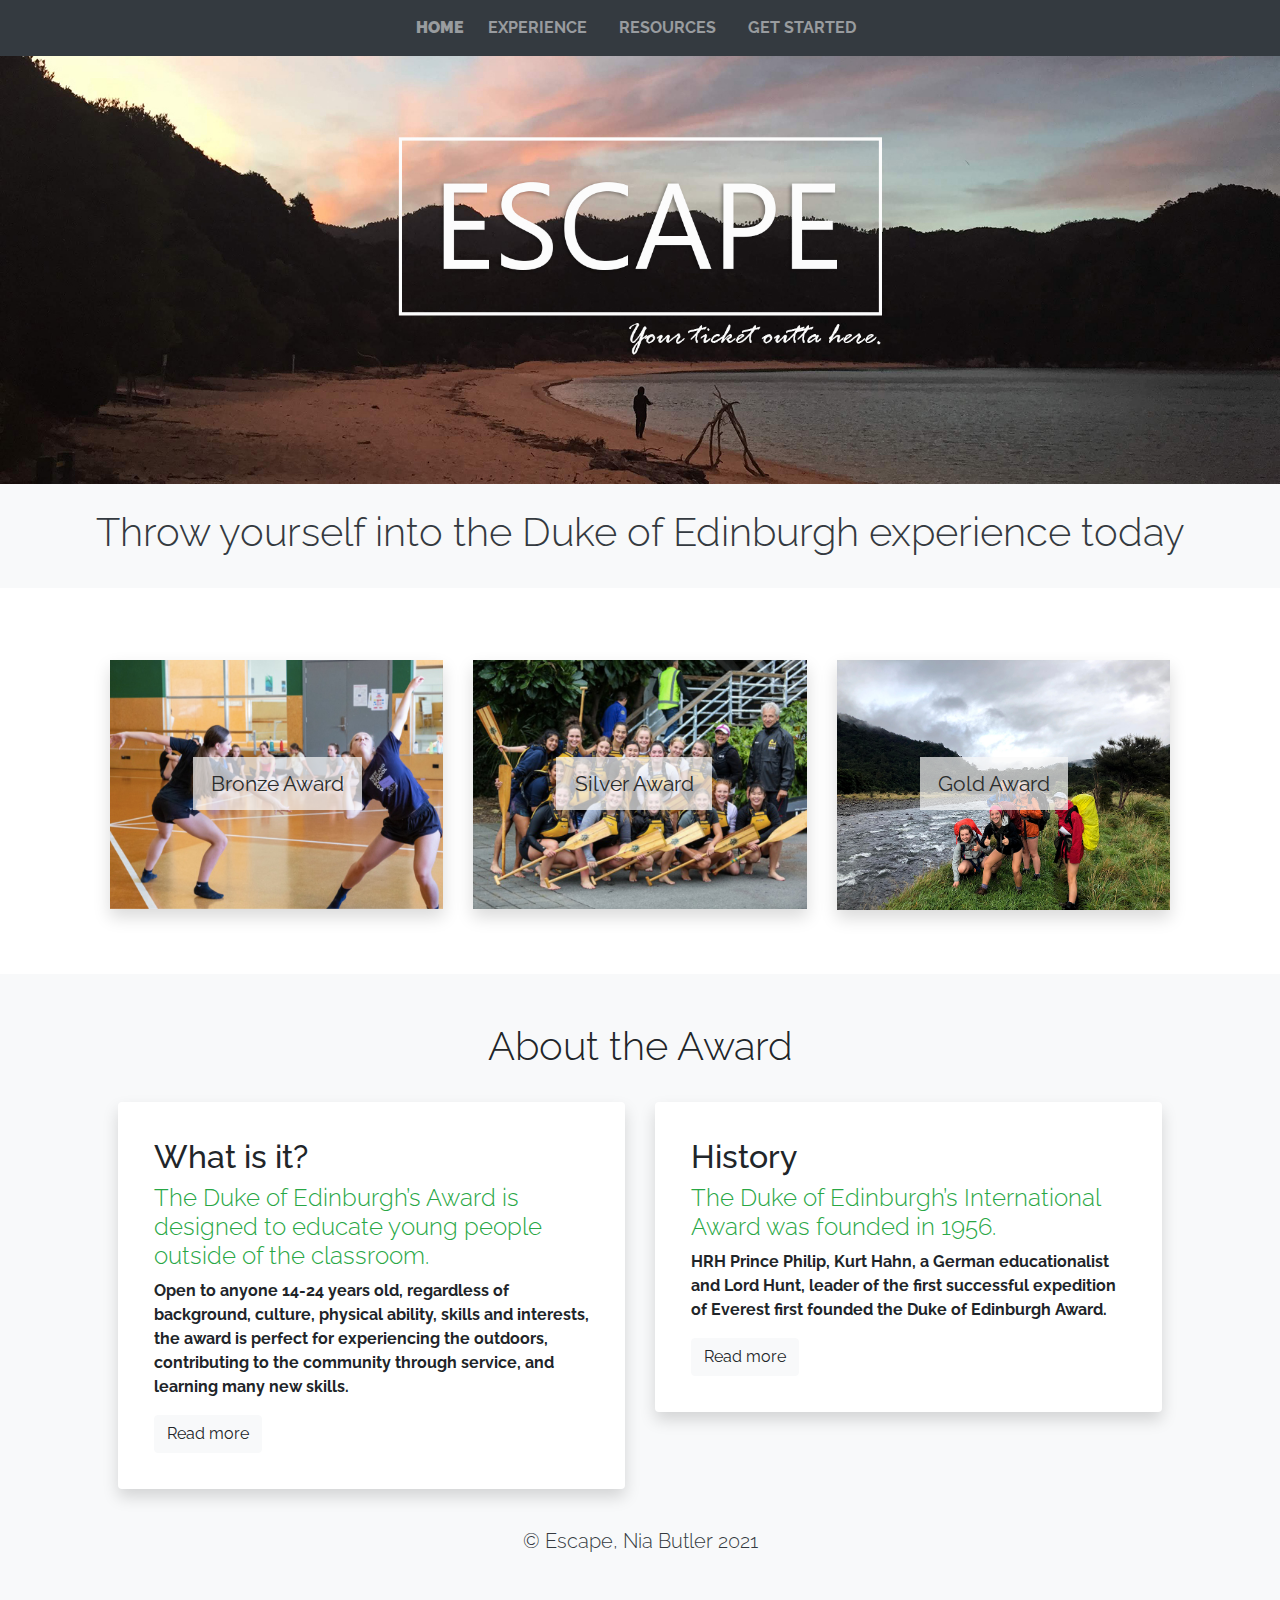
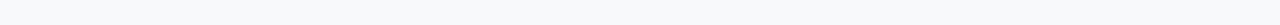
<file: test.html>
<html lang="en">
<head>
  <title>Home</title>
  <meta charset="utf-8">
  <meta name="viewport" content="width=device-width, initial-scale=1">
  <link rel="stylesheet" href="https://maxcdn.bootstrapcdn.com/bootstrap/4.5.2/css/bootstrap.min.css">
  <script src="https://ajax.googleapis.com/ajax/libs/jquery/3.5.1/jquery.min.js"></script>
  <script src="https://cdnjs.cloudflare.com/ajax/libs/popper.js/1.16.0/umd/popper.min.js"></script>
  <script src="https://maxcdn.bootstrapcdn.com/bootstrap/4.5.2/js/bootstrap.min.js"></script>

  <style>
    @import url('https://fonts.googleapis.com/css2?family=Raleway:ital,wght@0,100;0,200;0,500;1,400&display=swap');
    body{
      font-family: 'Raleway', sans-serif;
      font-weight: bold;
      
      font-size: 100%;
      
    }

    .nav-container{
	    max-width: 90%;
	    margin: auto;
}

.nav{
  float: right;
  width: 25%;
  text-align: center;
  overflow:visible;
}
    .bg-img {
  /* The image used */
  background-image: url("images/bannerMain.jpg");

  min-height: 60%;

  /* Center and scale the image nicely */
  background-position: center;
  background-repeat: no-repeat;
  background-size: cover;

  /* Needed to position the navbar */
  position: static;
}
.overlay {
border-radius: 0.7;
}


.over-set:hover .overlay {
  opacity: 1;
  border-top: 5px green;
  transition: .3s ease;
  border-radius: 0.7em;
}

.over-set:hover .overlay-detail{
        opacity: 1;
    }

.overlay-detail{ 
  
  position: absolute;
  color:white;
  background-color: rgba(45,48,58,0.7);
  padding: 0em; 
  transition: 1s ease;
  opacity:0;
  align-content: center;
}

.text{
  position: absolute;
  top:50%;
  left:0;
  transform: translate(0%, -50%);
  padding: 2em;
  text-align: center;
  cursor: default;
}

hr{
  line-height: 3px;
}


.container1{
  padding: 0%;
  align-content: center;
  margin: 0.7%;
}

.h7{
  font-size: 3.5em;
}

.bottom-left1 {
  position: absolute;
  bottom: 40%;
  left: 27%;
  color: rgb(43,44,44);
  font-size: 1.3em;
  font-weight: lighter;
  padding: 3%;
  padding-left: 5%;
  padding-right: 5%;
  background-color: rgba(250,250,250, 0.7);
}
.bottom-left2 {
  position: absolute;
  bottom: 4%;
  left: 8%;
  color: whitesmoke;
  font-size: 1em;
  text-shadow: 1px 1px 5px rgba(0,0,0,0.5);
  font-weight: lighter;
}

.bg-style{
  color: rgba(0,0,0,0.5);

}

#more {display: none;}
    </style>

<script>
  function myFunction() {
    var dots = document.getElementById("dots");
    var moreText = document.getElementById("more");
    var btnText = document.getElementById("myBtn");
  
    if (dots.style.display === "none") {
      dots.style.display = "inline";
      btnText.innerHTML = "Read more"; 
      moreText.style.display = "none";
    } else {
      dots.style.display = "none";
      btnText.innerHTML = "Read less"; 
      moreText.style.display = "inline";
    }
  }
  </script>
</head>

<body style="background-color:white">
    <nav class="navbar navbar-expand-sm bg-dark navbar-dark sticky-top">
      <button class="navbar-toggler" type="button" data-toggle="collapse" data-target="#navbarNav" 
      aria-controls="navbarNav" aria-expanded="false" aria-label="Toggle navigation">
        <span class="navbar-toggler-icon"></span>
      </button>
      <div class="collapse navbar-collapse justify-content-center"  id="navbarNav">
        <ul class="navbar-nav">
          <li class="nav-item font-weight-bolder">
            <a class="nav-link px-2"  href="index.html">HOME</a>
          </li>
          <li class="nav-item px-2">
            <a class="nav-link" href="experience.html">EXPERIENCE</a>
          </li>
          <li class="nav-item px-2">
            <a class="nav-link" href="resources.html">RESOURCES</a>
          </li>
          <li class="nav-item px-2">
              <a class="nav-link"  href="getStarted.html">GET STARTED</a>
            </li>
        </ul>
      </div>
    </nav>
<div class="container-fluid p-0 bg-light">
<img class="img-fluid border-img" src="images/bannerMain2.jpg" alt="street">
<br><br>
<h1 class="text-dark text-center font-weight-light"> Throw yourself into the Duke of Edinburgh experience today</h1>
<br>
</div>

  

    <div class="container bg-white pt-5 p-3 text-center">
    <div class="row p-4">
      <div class="col-lg-4 position-relative over-set">
        <a href="experience.html">
        <img class="img-fluid shadow overlay" src="images/dance2.jpg" alt="Group of trampers on a sunny day"></a>
        <a href="experience.html"><div class="bottom-left1">Bronze Award</div></a>
    </div>


    <div class="col-lg-4 position-relative over-set">
      <a href="experience.html">
      <img class="img-fluid shadow overlay" src="images/DB3.jpg" alt="A group of dancers sitting for a photo"></a>
      <!-- <div class="overlay"><h4> Silver</p></div>-->
        <a href="experience.html"><div class="bottom-left1">Silver Award</div></a>  
  </div>

  
  <div class="col-lg-4 position-relative over-set">
    <a href="experience.html">
    <img class="img-fluid shadow overlay" src="images/tramp1.jpg" alt="A group of trampers outside a hut"></a>
    <!--<div class="overlay"><h4> Gold</p></div>-->
        <a href="experience.html"><div class="bottom-left1">Gold Award</div></a>  
</div>
</div><br>
      </div>
    </div>

    <style>
      #more {display: none;}
      #more2{display: none;}
      </style>
      </head>
      <body>
      
  
      <script>
      function myFunction() {
        var dots = document.getElementById("dots");
        var moreText = document.getElementById("more");
        var btnText = document.getElementById("myBtn");
      
        if (dots.style.display === "none") {
          dots.style.display = "inline";
          btnText.innerHTML = "Read more"; 
          moreText.style.display = "none";
        } else {
          dots.style.display = "none";
          btnText.innerHTML = "Read less"; 
          moreText.style.display = "inline";
        }
      }

      function myFunction2() {
        var dots2 = document.getElementById("dots2");
        var more2Text = document.getElementById("more2");
        var btn2Text = document.getElementById("myBtn2");
      
        if (dots2.style.display === "none") {
          dots2.style.display = "inline";
          btn2Text.innerHTML = "Read more"; 
          more2Text.style.display = "none";
        } else {
          dots2.style.display = "none";
          btn2Text.innerHTML = "Read less"; 
          more2Text.style.display = "inline";
        }
      }
      </script>



  <div class="container-fluid bg-light">
    <div class="container p-5 text-grey bg-light">
    <h1 class="text-center font-weight-light">About the Award</h1><br>
    <div class="row">
      <div class="col-md-6 bg-light">
<div class="Card border-0 shadow p-3">
  <div class="card-body">
        <h2>What is it?</h2>
        <h4 class="font-weight-light text-success">The Duke of Edinburgh’s Award is designed to educate young people outside of the classroom.</h4>
        <p>Open to anyone 14-24 years old,
          regardless of background, culture, physical ability, skills and interests, the award is perfect for experiencing the outdoors,
          contributing to the community through service, and learning many new skills.<span id="dots"> </span><span id="more"><br><br>
         In over 130 countries, this award is recognised
          world wide and has inspired millions of young people to get up and involve themselves in the world. <br><br>The Award is comprised of
          three levels and four sections - Skills, Voluntary Service, Physical Recreation and Adventurous Journey. Participants complete
          all four sections at each level in order to achieve their Award. <br><br>At Gold level, participants also complete a Residential Project. 
          To see the requirements for each level click <a class="text-dark" href="experience.html">here.</a>
          </span>
        </p>
        <button class="btn btn-light" onclick="myFunction()" id="myBtn">Read more</button>
      </div>
      </div>
      </div>

      <div class="col-md-6 bg-light">
        <div class="Card border-0 shadow p-3">
          <div class="card-body">
        <h2>History</h2>
        <h4 class="font-weight-light text-success">The Duke of Edinburgh’s International Award was founded in 1956.</h4>
        <p>HRH Prince Philip, Kurt Hahn, 
          a German educationalist and Lord Hunt, leader of the first successful expedition of Everest 
          first founded the Duke of Edinburgh Award.<span id="dots2"> </span><span id="more2"><br><br>
        The idea came from a concern for the development of boys after World War II, 
          because of the gap between leaving school at 15 and entering the National Service at 18.
        <br><br>.....
          </span>
        </p>
        <button class="btn btn-light" onclick="myFunction2()" id="myBtn2">Read more</button>
      </div>
    </div>
    </div>
    </div>
<br>


<div class="container-fluid bg-light text-center p-3">
  <div class="footer">
      <h5 class="text-dark font-weight-light">© Escape, Nia Butler 2021 </h6>
    </div>
</body>
</file>
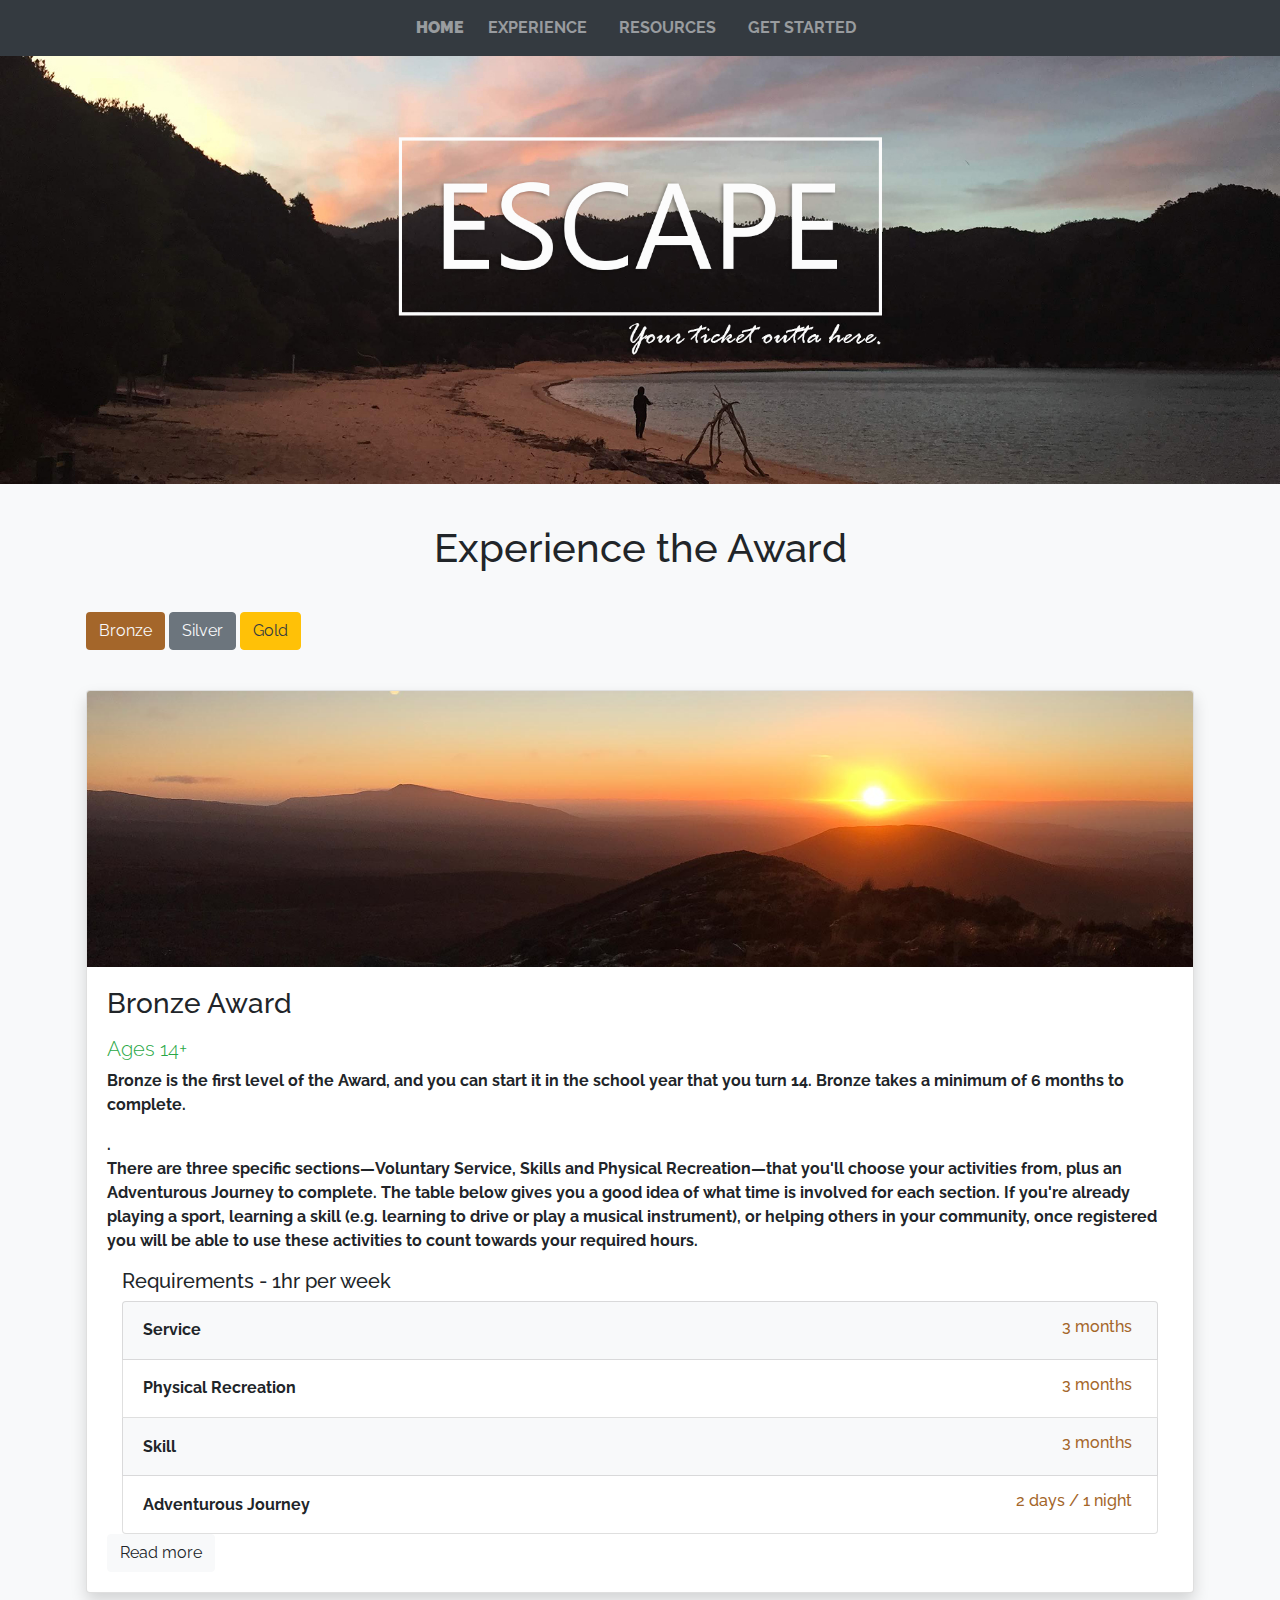
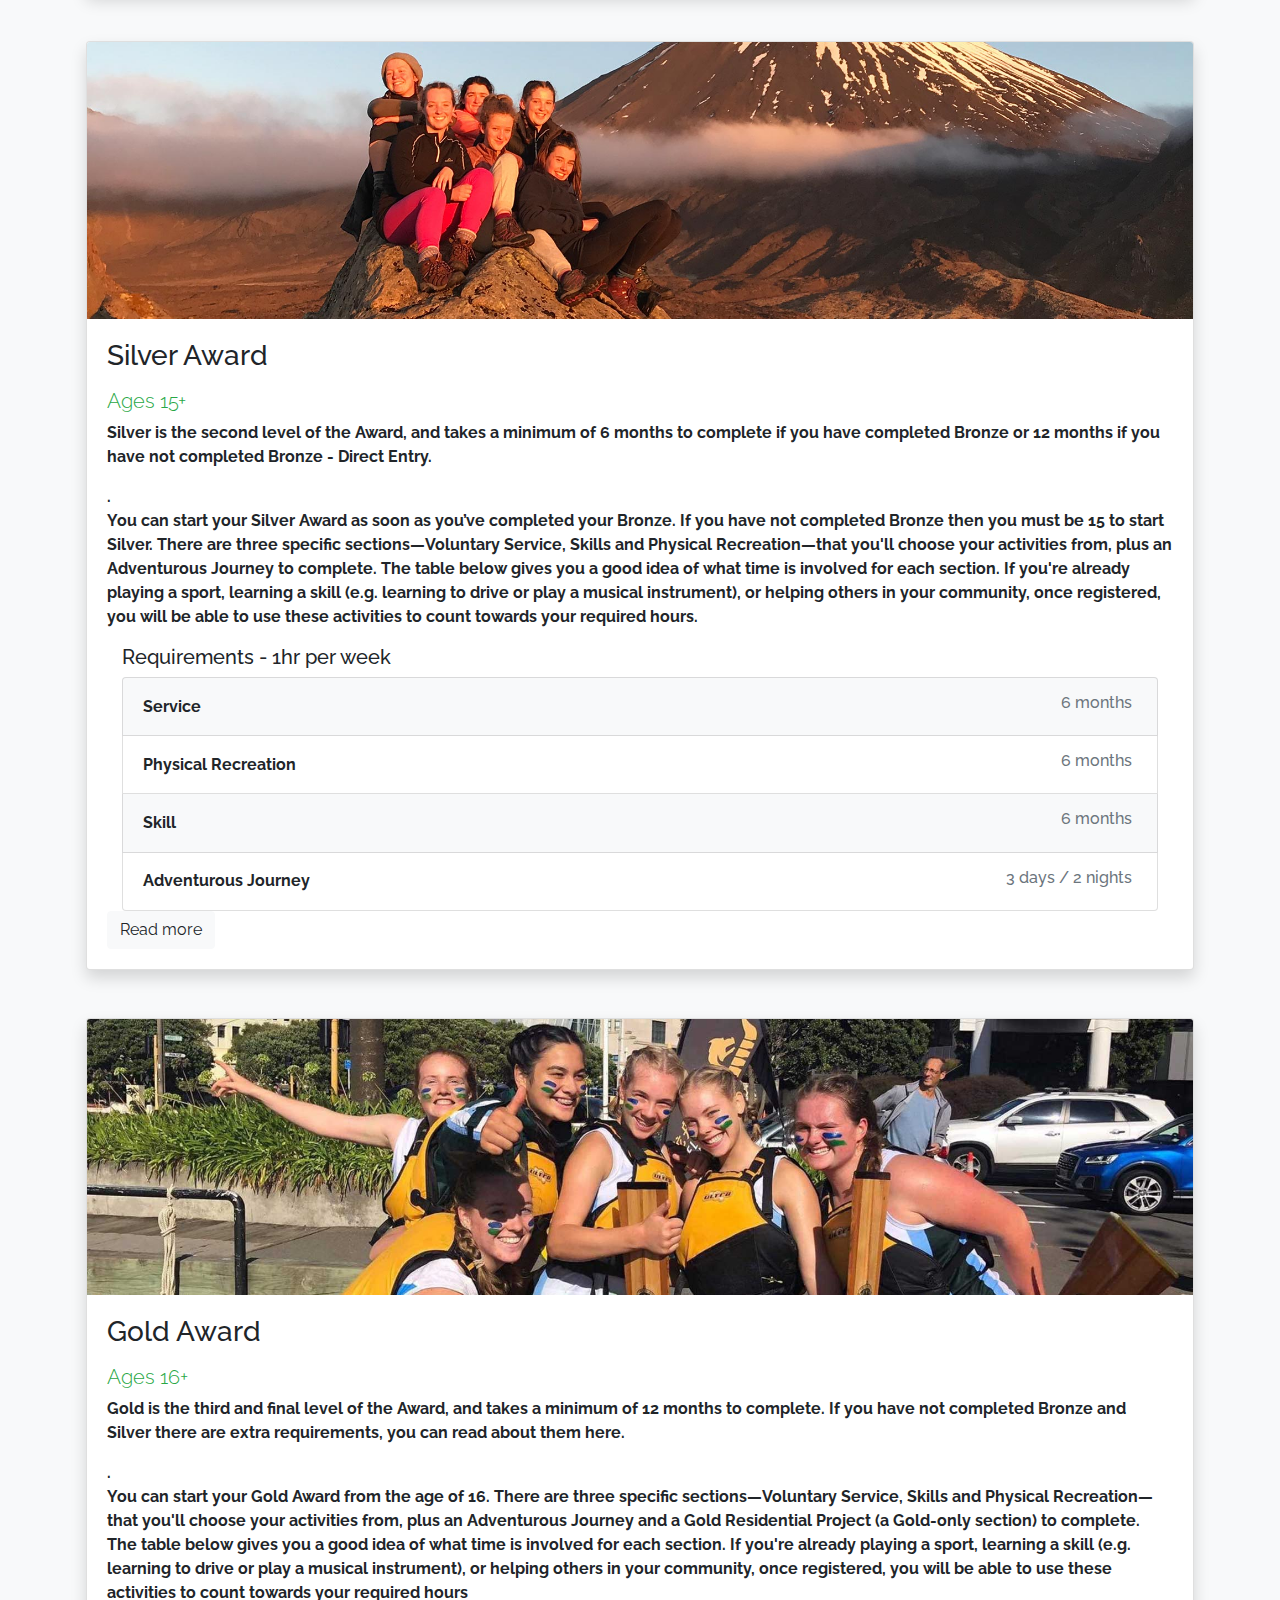
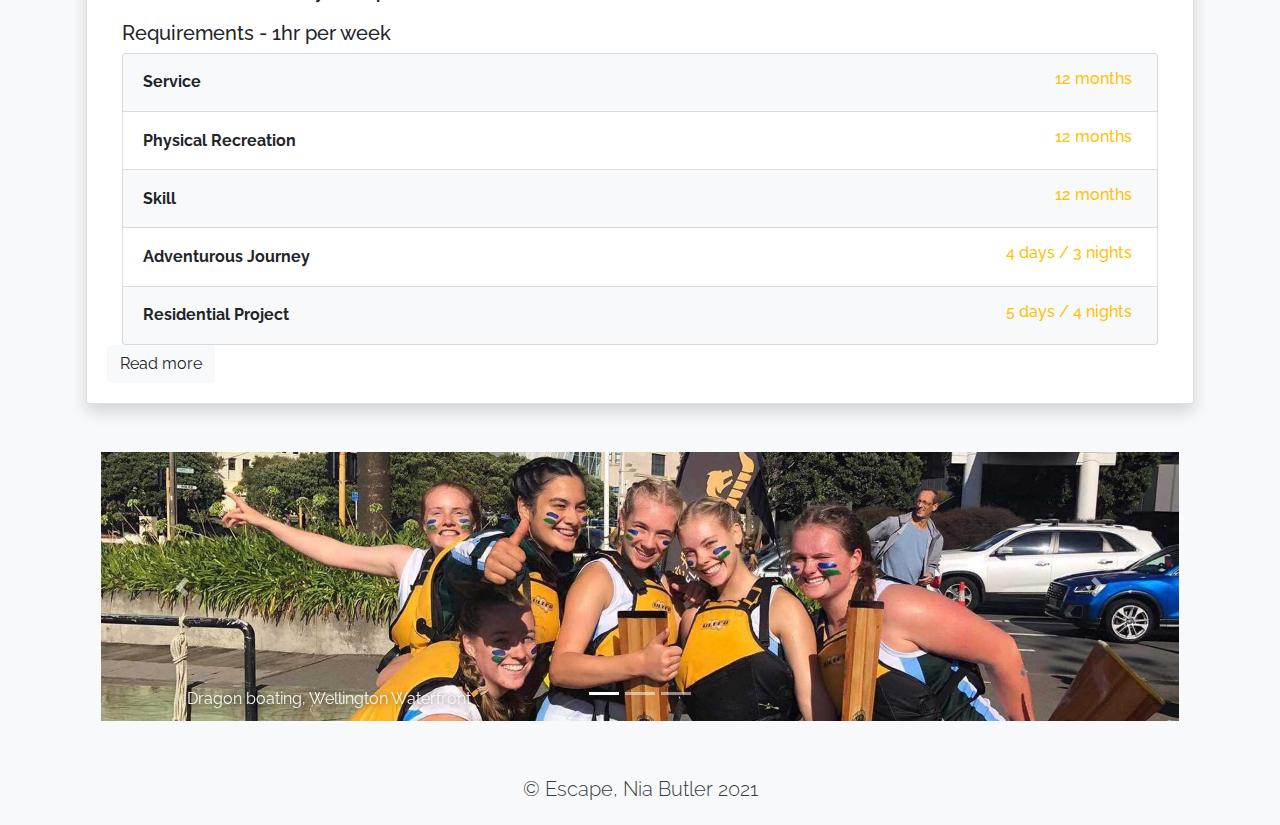
<file: test2.html>
<html lang="en">
<head>
  <title>test 2</title>
  <meta charset="utf-8">
  <meta name="viewport" content="width=device-width, initial-scale=1">
  <link rel="stylesheet" href="https://maxcdn.bootstrapcdn.com/bootstrap/4.5.2/css/bootstrap.min.css">
  <script src="https://ajax.googleapis.com/ajax/libs/jquery/3.5.1/jquery.min.js"></script>
  <script src="https://cdnjs.cloudflare.com/ajax/libs/popper.js/1.16.0/umd/popper.min.js"></script>
  <script src="https://maxcdn.bootstrapcdn.com/bootstrap/4.5.2/js/bootstrap.min.js"></script>

  <style>
    @import url('https://fonts.googleapis.com/css2?family=Raleway:ital,wght@0,100;0,200;0,500;1,400&display=swap');
    body{
      font-family: 'Raleway', sans-serif;
      font-weight: bold;
      
      font-size: 100%;
      
    }

    .nav-container{
	    max-width: 90%;
	    margin: auto;
}

.nav{
  float: right;
  width: 25%;
  text-align: center;
  overflow:visible;
}
    .bg-img {
  /* The image used */
  background-image: url("images/carousel_sunset.jpg");

  min-height: 60%;

  /* Center and scale the image nicely */
  background-position: center;
  background-repeat: no-repeat;
  background-size: cover;

  /* Needed to position the navbar */
  position: static;
}
.overlay {
  position:absolute;
  top: 50%;
  left: 50%;
  padding-top: 1.25em;
  padding-left: 2em;
  padding-right: 2em;;
  transform: translate(-50%, -50%);
  opacity: 1;
  transition: .5s ease;
  color: white;
  background-color: rgba(0,0,0,0.5);
  border-radius: 0.2em;
}

.over-set:hover .overlay {
  opacity: 0;
}

.over-set:hover .overlay-detail{
        opacity: 1;
    }

.overlay-detail{ 
  position: absolute;
  top: 0;
  bottom: 0;
  left: 4.1%;
  right: 0;
  height: 100%;
  width: 92%;
  font-size: 1em;
  color:white;
  background-color: rgba(45,48,58,0.7);
  padding: 0em; 
  transition: 1s ease;
  opacity:0;
  align-content: center;
}

.text{
  position: absolute;
  top:50%;
  left:0;
  transform: translate(0%, -50%);
  padding: 2em;
  text-align: center;
  cursor: default;
}

hr{
  line-height: 3px;
}


.container1{
  padding: 0%;
  align-content: center;
  margin: 0.7%;
}

.h7{
  font-size: 3.5em;
}

.bottom-left1 {
  position: absolute;
  bottom: 12%;
  left: 8%;
  color: whitesmoke;
  font-size: 1.7em;
  text-shadow: 2px 1px 1px rgba(0,0,0,0.5);
  font-weight: lighter;
}
.bottom-left2 {
  position: absolute;
  bottom: 4%;
  left: 8%;
  color: whitesmoke;
  font-size: 1em;
  text-shadow: 1px 1px 5px rgba(0,0,0,0.5);
  font-weight: lighter;
}

.bronze{
  color: rgb(164,102,42);
}

.bronzeb{
  background-color: rgb(164,102,42);
}
    </style>

    <script>
        function myFunction2() {
  var dots = document.getElementById("dots2");
  var moreText = document.getElementById("more2");
  var btnText = document.getElementById("myBtn2");

  if (dots.style.display === "none") {
    dots.style.display = "inline";
    btnText.innerHTML = "Read more";
    moreText.style.display = "none";
  } else {
    dots.style.display = "none";
    btnText.innerHTML = "Read less";
    moreText.style.display = "inline";
  }
}
    </script>
</head>

<body class="bg-light"style="background-color:;">

  <nav class="navbar navbar-expand-sm bg-dark navbar-dark sticky-top">
    <button class="navbar-toggler" type="button" data-toggle="collapse" data-target="#navbarNav" 
    aria-controls="navbarNav" aria-expanded="false" aria-label="Toggle navigation">
      <span class="navbar-toggler-icon"></span>
    </button>
    <div class="collapse navbar-collapse justify-content-center"  id="navbarNav">
      <ul class="navbar-nav">
        <li class="nav-item font-weight-bolder">
          <a class="nav-link px-2"  href="index.html">HOME</a>
        </li>
        <li class="nav-item px-2">
          <a class="nav-link" href="experience.html">EXPERIENCE</a>
        </li>
        <li class="nav-item px-2">
          <a class="nav-link" href="resources.html">RESOURCES</a>
        </li>
        <li class="nav-item px-2">
            <a class="nav-link"  href="getStarted.html">GET STARTED</a>
          </li>
      </ul>
    </div>
  </nav>
<div class="container-fluid p-0 bg-light">
<img class="img-fluid border-img" src="images/bannerMain2.jpg" alt="street">
</div>




<div class="container bg-light p-3">
  <br>
  <h1 class="text-center">Experience the Award</h1>
</div>

<div class="container p-3 bg-light text-grey">
<p>
    <button type="button" class="btn bronzeb"><a href="#1" class="text-light">Bronze</a></button>
    <button type="button" class="btn btn-secondary"><a href="#2" class="text-light">Silver</a></button>
    <button type="button" class="btn btn-warning"><a href="#3" class="text-dark">Gold</a></button>
</p><br>



<div class="card shadow" style="width: 100%;">
    <img class="card-img-top" src="images/carousel_sunset.jpg" alt="Card image">
    <div class="card-body">
      <h3 class="card-title" id=1>Bronze Award</h4>
      <p class="card-text"><h5 class="text-success font-weight-light">Ages 14+</h5>
        <p>Bronze is the first level of the Award, and you can start it in the school year that you turn 14. 
            Bronze takes a minimum of 6 months to complete.</p><span id="dots2">.</span><span id="more2">
            
            <p>There are three specific sections—Voluntary Service, Skills and Physical Recreation—that you'll choose your activities from, plus an Adventurous Journey to complete.
                The table below gives you a good idea of what time is involved for each section. If you're already playing a sport, learning a skill (e.g. learning to drive or play 
                a musical instrument), or helping others in your community, once registered you will be able to use these activities to count towards your required hours.
            </p>
        <div class="container">
            <h5> Requirements - 1hr per week</h6>
                <ul class="list-group">
                    <li class="list-group-item d-flex justify-content-between align-items-center bg-light">
                      Service
                      <span class="badge bronze"><h6>3 months</h6></span>
                    </li>
                    <li class="list-group-item d-flex justify-content-between align-items-center">
                      Physical Recreation
                      <span class="badge bronze"><h6>3 months</h6></span>
                    </li>
                    <li class="list-group-item d-flex justify-content-between align-items-center bg-light">
                      Skill
                      <span class="badge bronze"><h6>3 months</h6></span>
                    </li>
                    <li class="list-group-item d-flex justify-content-between align-items-center">
                        Adventurous Journey
                        <span class="badge bronze"><h6>2 days / 1 night</h6></span>
                      </li>
                  </ul>
        </div>
        </span>
            <button class="btn btn-light" onclick="myFunction2()" id="myBtn2">Read more</button>
       
    </div>
  </div><br><br>

  <div class="card shadow" style="width: 100%;">
    <img class="card-img-top" src="images/carousel_ngauruhoe.jpg" alt="Card image">
    <div class="card-body">
      <h3 class="card-title" id=1>Silver Award</h4>
      <p class="card-text"><h5 class="text-success font-weight-light">Ages 15+</h5>
        <p>Silver is the second level of the Award, and takes a minimum of 6 months to complete if you have completed Bronze or 12 months if you have not completed Bronze - Direct Entry.</p><span id="dots2">.</span><span id="more2">
            
            <p>You can start your Silver Award as soon as you’ve completed your Bronze. If you have not completed Bronze then you must be 15 to start Silver.  
                There are three specific sections—Voluntary Service, Skills and Physical Recreation—that you'll choose your activities from, plus an Adventurous Journey to complete.
                The table below gives you a good idea of what time is involved for each section. If you're already playing a sport, learning a skill (e.g. learning to drive or play a 
                musical instrument), or helping others in your community, once registered, you will be able to use these activities to count towards your required hours.
            </p>
        <div class="container">
            <h5> Requirements - 1hr per week</h6>
                <ul class="list-group">
                    <li class="list-group-item d-flex justify-content-between align-items-center bg-light">
                      Service
                      <span class="badge text-secondary"><h6>6 months</h6></span>
                    </li>
                    <li class="list-group-item d-flex justify-content-between align-items-center">
                      Physical Recreation
                      <span class="badge text-secondary"><h6>6 months</h6></span>
                    </li>
                    <li class="list-group-item d-flex justify-content-between align-items-center bg-light">
                      Skill
                      <span class="badge text-secondary"><h6>6 months</h6></span>
                    </li>
                    <li class="list-group-item d-flex justify-content-between align-items-center">
                        Adventurous Journey
                        <span class="badge text-secondary"><h6>3 days / 2 nights</h6></span>
                      </li>
                  </ul>
        </div>
        </span>
            <button class="btn btn-light" onclick="myFunction2()" id="myBtn2">Read more</button>
       
    </div>
  </div><br><br>


  <div class="card shadow" style="width: 100%;">
    <img class="card-img-top" src="images/carousel_group.jpg" alt="Card image">
    <div class="card-body">
      <h3 class="card-title" id=1>Gold Award</h4>
      <p class="card-text"><h5 class="text-success font-weight-light">Ages 16+</h5>
        <p>Gold is the third and final level of the Award, and takes a minimum of 12 months to complete. If you have not completed Bronze and Silver there are extra requirements, you can read about them here.</p><span id="dots2">.</span><span id="more2">
            
            <p>You can start your Gold Award from the age of 16. There are three specific sections—Voluntary Service, Skills and Physical Recreation—that you'll choose your activities from, plus an Adventurous 
                Journey and a Gold Residential Project (a Gold-only section) to complete. The table below gives you a good idea of what time is involved for each section. If you're already playing a sport, learning 
                a skill (e.g. learning to drive or play a musical instrument), or helping others in your community, once registered, you will be able to use these activities to count towards your required hours
            </p>
        <div class="container">
            <h5> Requirements - 1hr per week</h6>
                <ul class="list-group">
                    <li class="list-group-item d-flex justify-content-between align-items-center bg-light">
                      Service
                      <span class="badge text-warning"><h6>12 months</span></h6>
                    </li>
                    <li class="list-group-item d-flex justify-content-between align-items-center">
                      Physical Recreation
                      <span class="badge text-warning"><h6>12 months</h6></span>
                    </li>
                    <li class="list-group-item d-flex justify-content-between align-items-center bg-light">
                      Skill
                      <span class="badge text-warning"><h6>12 months</h6></span>
                    </li>
                    <li class="list-group-item d-flex justify-content-between align-items-center">
                        Adventurous Journey
                        <span class="badge text-warning"><h6>4 days / 3 nights</h6></span>
                      </li>
                      <li class="list-group-item d-flex justify-content-between align-items-center bg-light">
                        Residential Project
                        <span class="badge text-warning"><h6>5 days / 4 nights</h6></span>
                      </li>
                  </ul>
        </div>
        </span>
            <button class="btn btn-light" onclick="myFunction2()" id="myBtn2">Read more</button>
       
    </div>
  </div><br><br>




<div class="container">
<div id="demo" class="carousel slide" data-ride="carousel">

  <!-- Slide Show ------------------------------------------------->
  <ul class="carousel-indicators">
    <li data-target="#demo" data-slide-to="0" class="active"></li>
    <li data-target="#demo" data-slide-to="1"></li>
    <li data-target="#demo" data-slide-to="2"></li>
  </ul>
  
  <div class="carousel-inner">
    <div class="carousel-item active">
      <div class="bottom-left2">Dragon boating, Wellington Waterfront</div>
      <img class="img-fluid" src="images/carousel_group.jpg" alt="road">
    </div>
    <div class="carousel-item">
      <div class="bottom-left2">Tongarairo National Park</div>
      <img class="img-fluid" src="images/carousel_ngauruhoe.jpg" alt="water">
    </div>
    <div class="carousel-item">
      <div class="bottom-left2">Tongarairo National Park</div>
      <img class="img-fluid" src="images/carousel_sunset.jpg" alt="street">
    </div>
  </div>
  
  <!-- Left and right controls -->
  <a class="carousel-control-prev" href="#demo" data-slide="prev">
    <span class="carousel-control-prev-icon"></span>
  </a>
  <a class="carousel-control-next" href="#demo" data-slide="next">
    <span class="carousel-control-next-icon"></span>
  </a>
  </div>

</div>
</div>
</div>

<br>
<div class="container-fluid bg-light text-center p-3">
  <div class="footer">
    
      <h5 class="text-dark font-weight-light">© Escape, Nia Butler 2021 </h6>
    </div>
</body>
</file>
<file: doe_styles.css>
@import url('https://fonts.googleapis.com/css2?family=Raleway:ital,wght@0,100;0,200;0,500;1,400&display=swap');
    body{
      font-family: 'Raleway', sans-serif;
      font-weight: bold;
      font-size: 100%;
    }

  /* --- navigation -------------------------------------------------------------------------------------------------------------- */  

.nav-container{
    max-width: 90%;
    margin: auto;
}

.nav{
    float: right;
    width: 25%;
    text-align: center;
    overflow:visible;
}

 /* --- images ------------------------------------------------------------------------------------------------------------------- */

.over-set:hover .overlay {
  opacity: 1;
  transition: .3s ease;
  border-radius: 0.7em;
}
    
/* --- text ------------------------------------------------------------------------------------------------------------------- */   
.bottom-left1 {
  position: absolute;
  bottom: 40%;
  left: 27%;
  color: rgb(43,44,44);
  font-size: 1.3em;
  font-weight: lighter;
  padding: 3%;
  padding-left: 5%;
  padding-right: 5%;
  background-color: rgba(250,250,250, 0.7);
}

.bottom-left2 {
    position: absolute;
    bottom: 4%;
    left: 8%;
    color: whitesmoke;
    font-size: 1em;
    text-shadow: 1px 1px 5px rgba(0,0,0,0.5);
    font-weight: lighter;
  }

/* --- colour ------------------------------------------------------------------------------------------------------------------- */
.bronze{
  color: rgb(164,102,42);
}

.bronzeb{
  background-color: rgb(164,102,42);
}

/* --- spacing ------------------------------------------------------------------------------------------------------------------- */
.row{
    border: 5px;;
  }

.col-6{
  padding: 0px;
  margin: 0px;
}

.extras{
  display: none;
}
</file>
